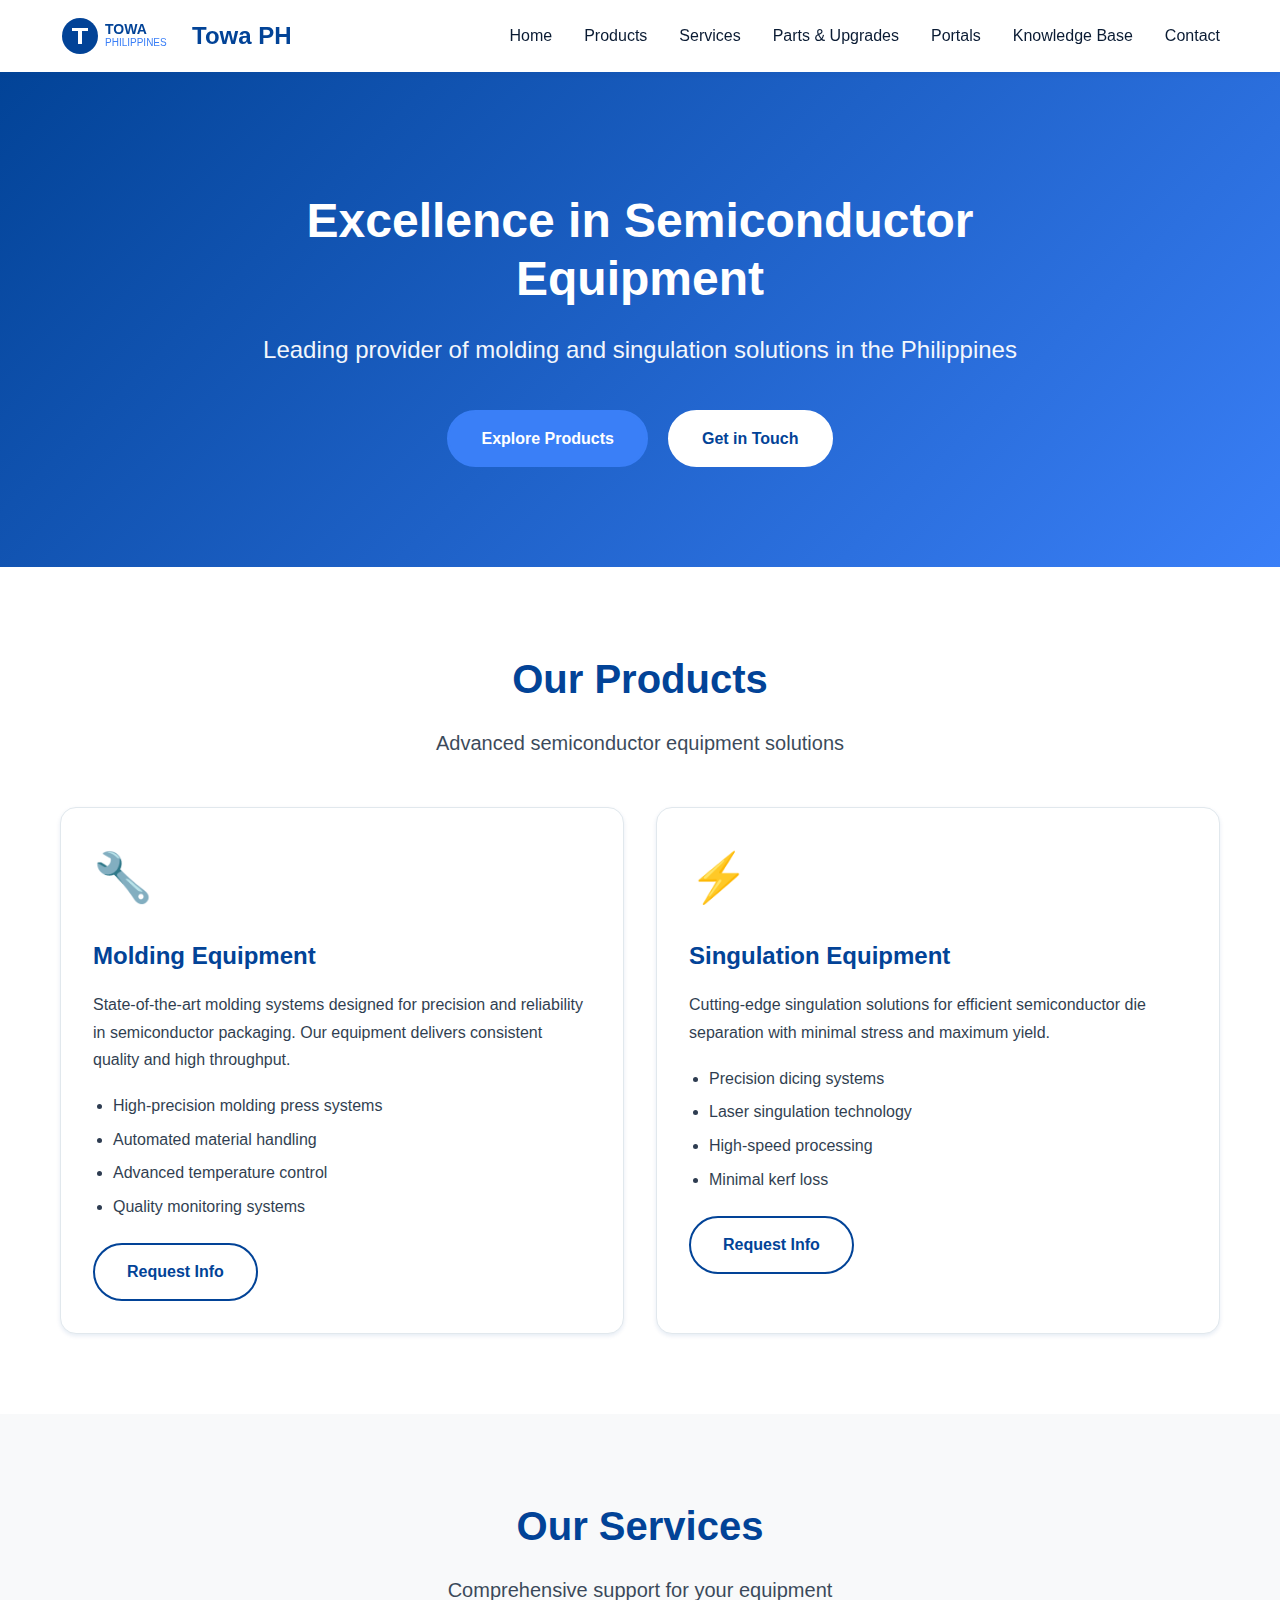
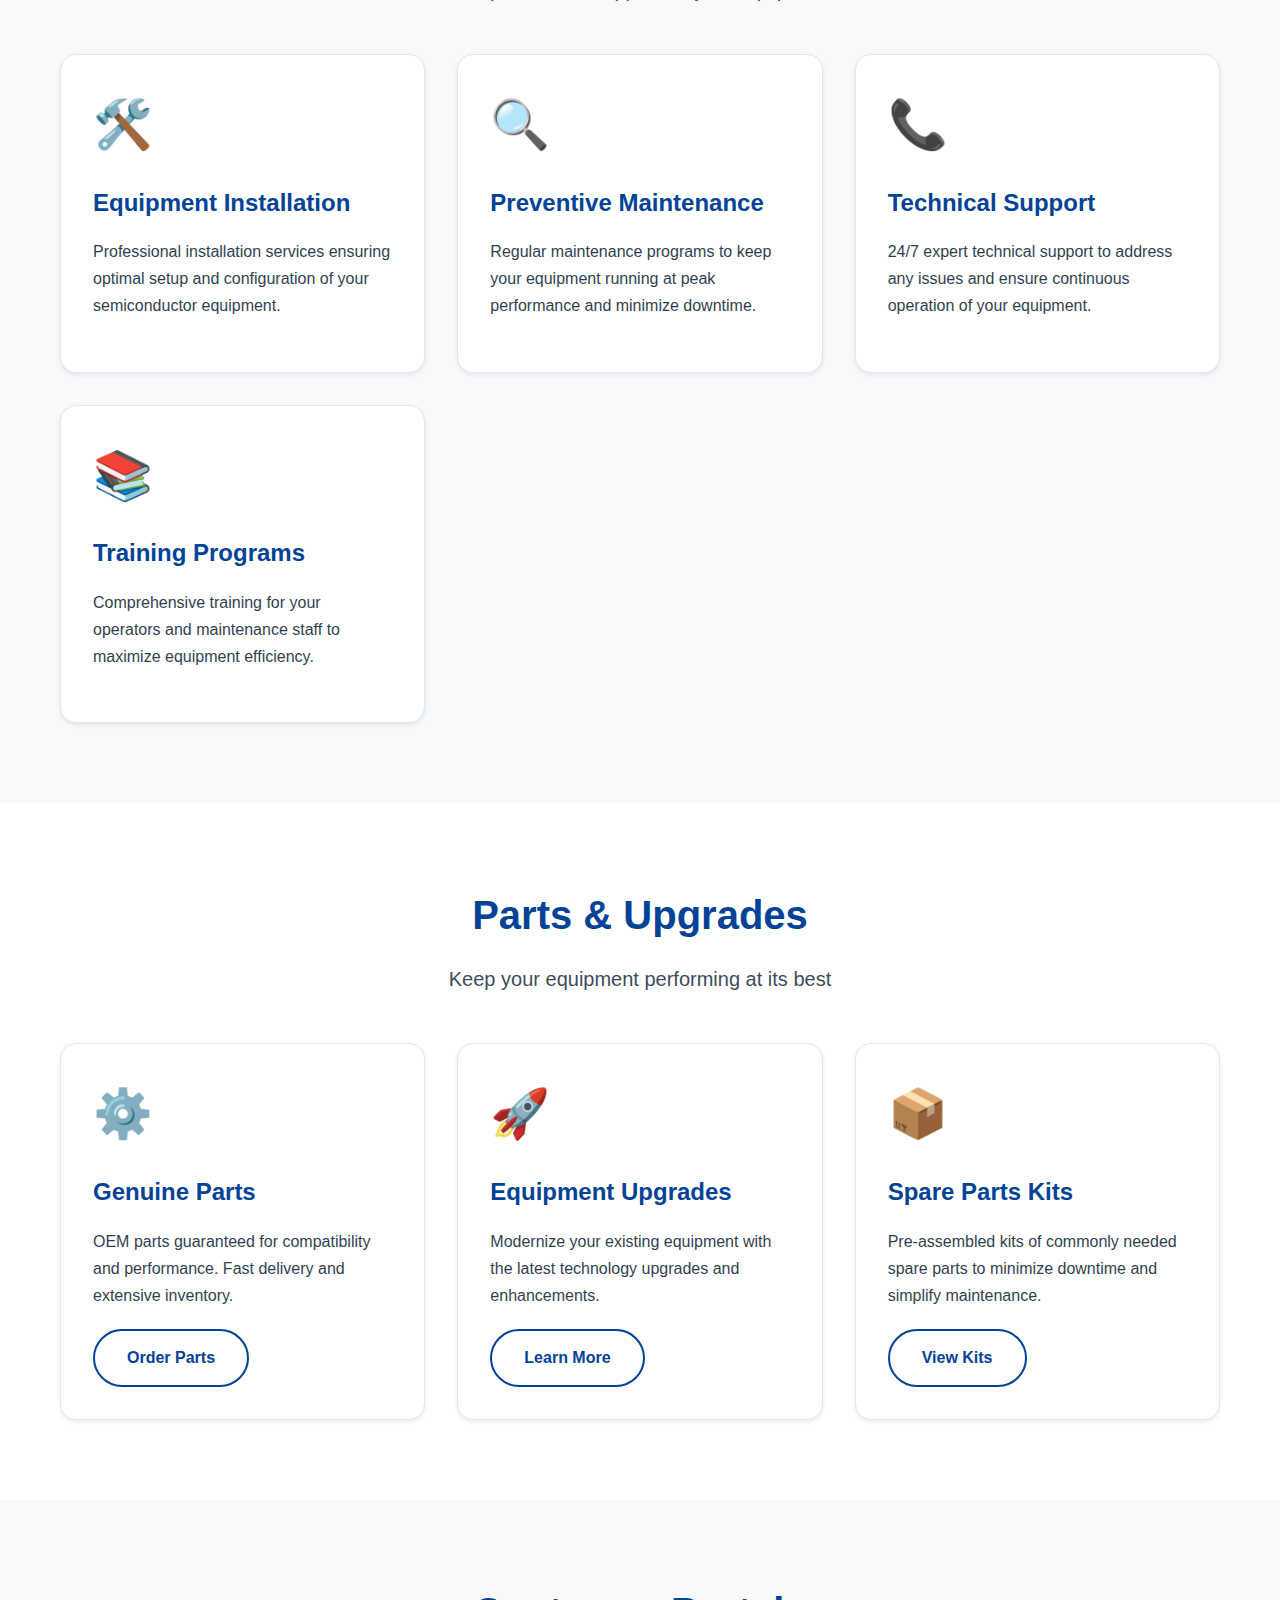
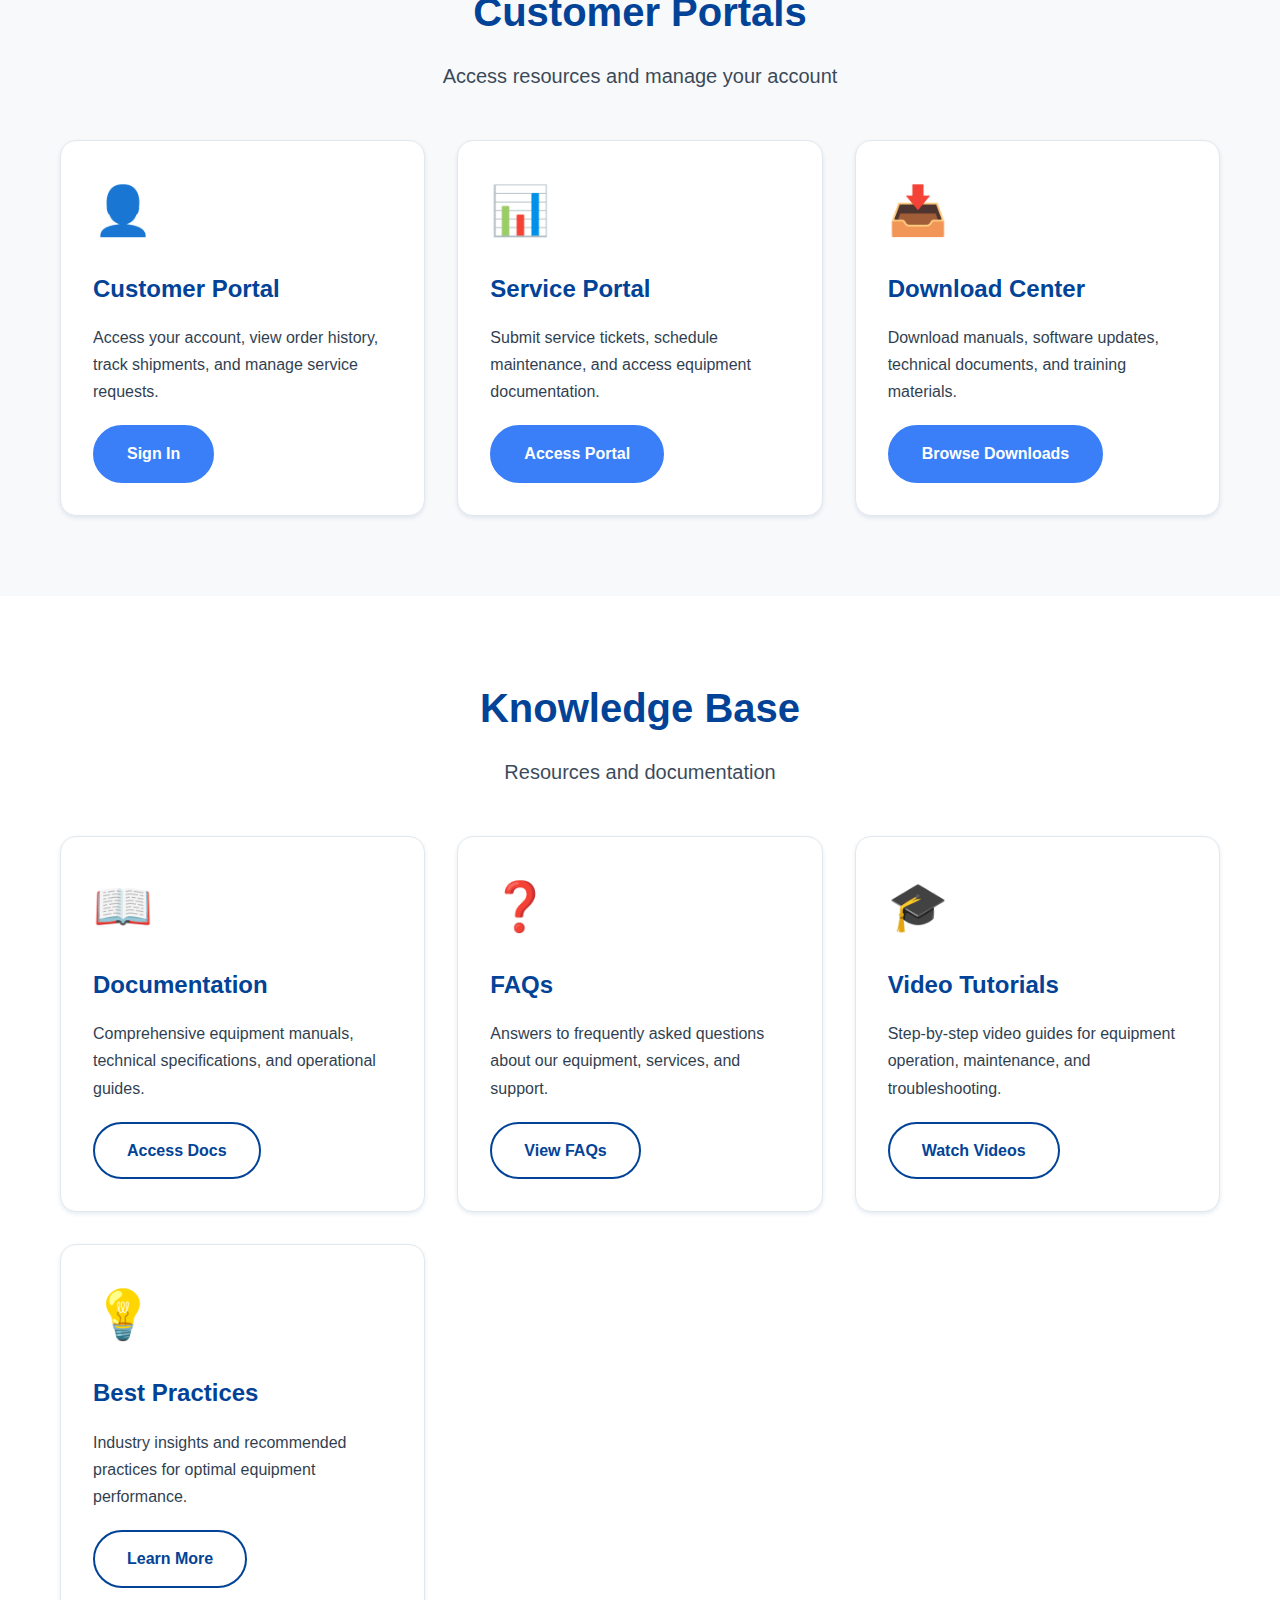
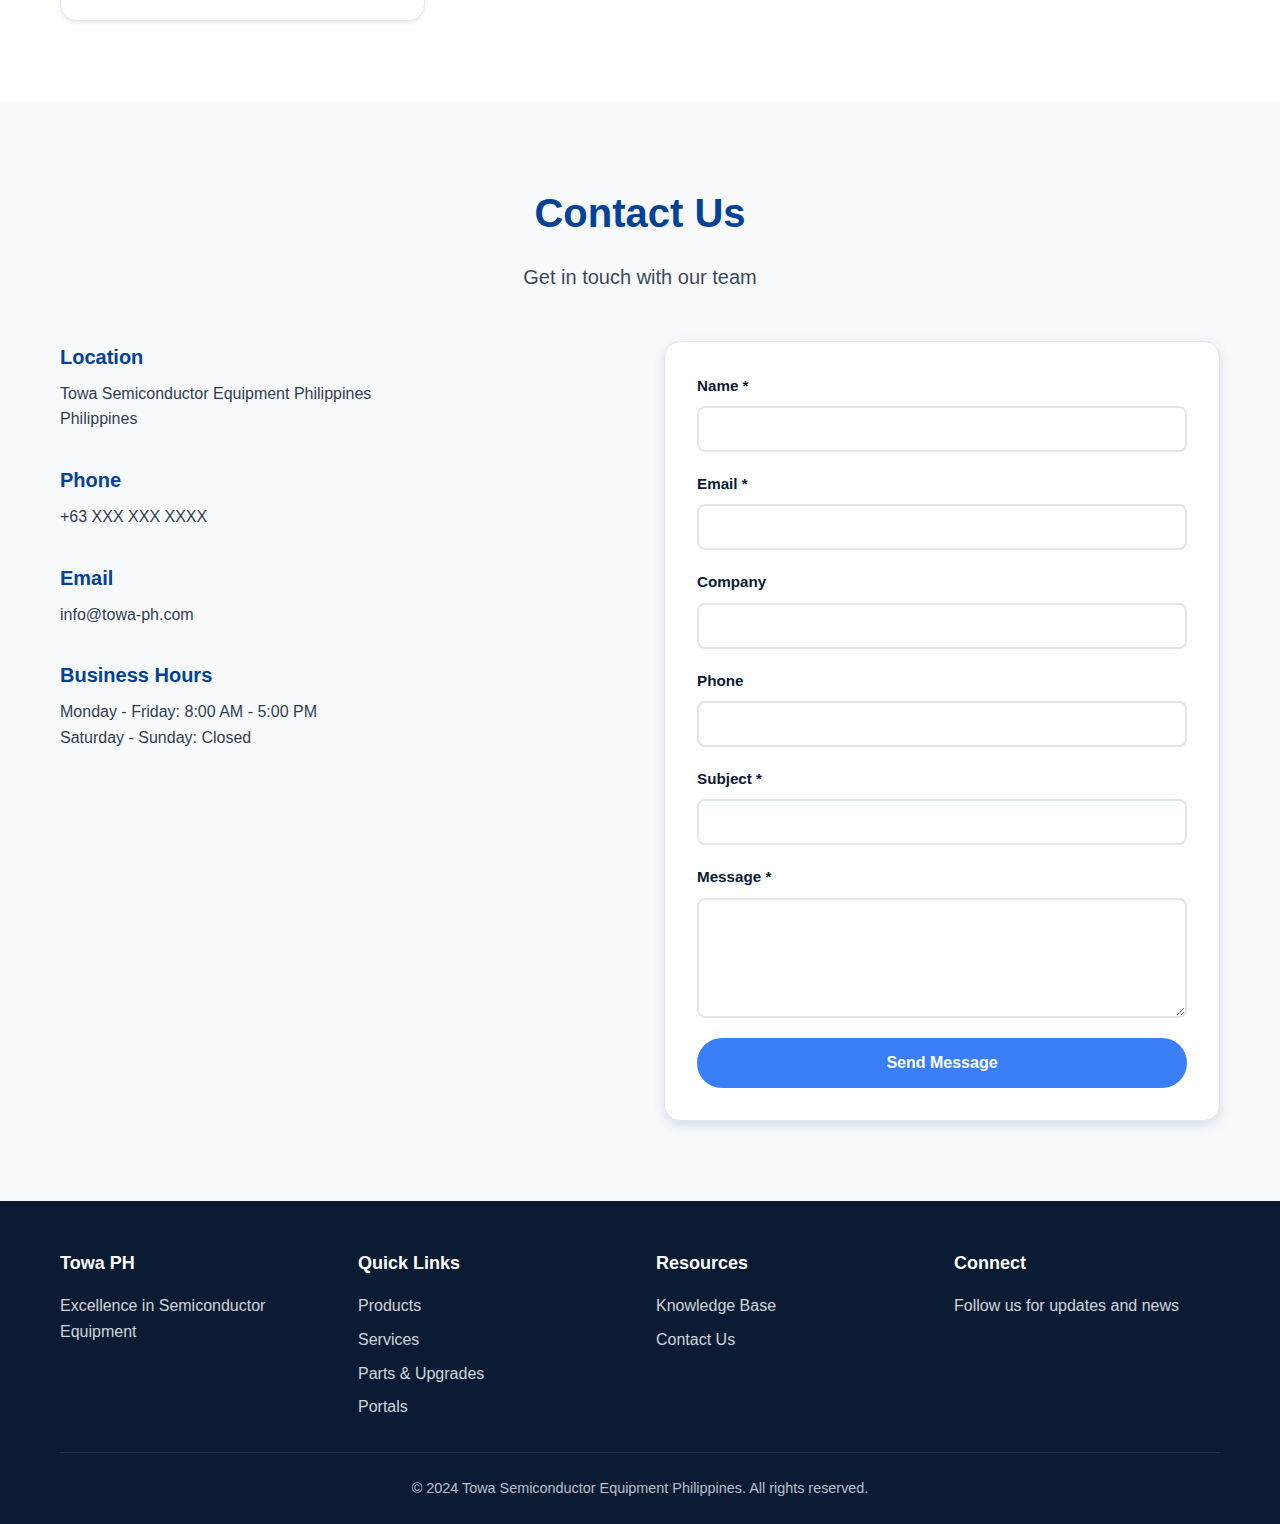
<file: index.html>
<!DOCTYPE html>
<html lang="en">
<head>
    <meta charset="UTF-8">
    <meta name="viewport" content="width=device-width, initial-scale=1.0">
    <meta name="description" content="Towa Semiconductor Equipment Philippines - Leading provider of molding and singulation equipment, parts, and services">
    <title>Towa Semiconductor Equipment Philippines</title>
    <link rel="stylesheet" href="styles.css">
</head>
<body>
    <!-- Navigation -->
    <nav class="navbar">
        <div class="container">
            <div class="nav-brand">
                <img src="assets/logo.svg" alt="Towa PH Logo" class="logo" onerror="this.style.display='none'">
                <span class="brand-name">Towa PH</span>
            </div>
            <ul class="nav-menu">
                <li><a href="#hero" class="nav-link">Home</a></li>
                <li><a href="#products" class="nav-link">Products</a></li>
                <li><a href="#services" class="nav-link">Services</a></li>
                <li><a href="#parts" class="nav-link">Parts & Upgrades</a></li>
                <li><a href="#portals" class="nav-link">Portals</a></li>
                <li><a href="#knowledge" class="nav-link">Knowledge Base</a></li>
                <li><a href="#contact" class="nav-link">Contact</a></li>
            </ul>
        </div>
    </nav>

    <!-- Hero Section -->
    <section id="hero" class="hero">
        <div class="container">
            <div class="hero-content">
                <h1 class="hero-title">Excellence in Semiconductor Equipment</h1>
                <p class="hero-subtitle">Leading provider of molding and singulation solutions in the Philippines</p>
                <div class="hero-buttons">
                    <a href="#products" class="btn btn-primary">Explore Products</a>
                    <a href="#contact" class="btn btn-secondary">Get in Touch</a>
                </div>
            </div>
        </div>
    </section>

    <!-- Products Section -->
    <section id="products" class="section">
        <div class="container">
            <h2 class="section-title">Our Products</h2>
            <p class="section-subtitle">Advanced semiconductor equipment solutions</p>
            <div class="cards-grid">
                <div class="card">
                    <div class="card-icon">🔧</div>
                    <h3 class="card-title">Molding Equipment</h3>
                    <p class="card-description">State-of-the-art molding systems designed for precision and reliability in semiconductor packaging. Our equipment delivers consistent quality and high throughput.</p>
                    <ul class="card-list">
                        <li>High-precision molding press systems</li>
                        <li>Automated material handling</li>
                        <li>Advanced temperature control</li>
                        <li>Quality monitoring systems</li>
                    </ul>
                    <a href="#contact" class="btn btn-outline">Request Info</a>
                </div>
                <div class="card">
                    <div class="card-icon">⚡</div>
                    <h3 class="card-title">Singulation Equipment</h3>
                    <p class="card-description">Cutting-edge singulation solutions for efficient semiconductor die separation with minimal stress and maximum yield.</p>
                    <ul class="card-list">
                        <li>Precision dicing systems</li>
                        <li>Laser singulation technology</li>
                        <li>High-speed processing</li>
                        <li>Minimal kerf loss</li>
                    </ul>
                    <a href="#contact" class="btn btn-outline">Request Info</a>
                </div>
            </div>
        </div>
    </section>

    <!-- Services Section -->
    <section id="services" class="section section-alt">
        <div class="container">
            <h2 class="section-title">Our Services</h2>
            <p class="section-subtitle">Comprehensive support for your equipment</p>
            <div class="cards-grid">
                <div class="card">
                    <div class="card-icon">🛠️</div>
                    <h3 class="card-title">Equipment Installation</h3>
                    <p class="card-description">Professional installation services ensuring optimal setup and configuration of your semiconductor equipment.</p>
                </div>
                <div class="card">
                    <div class="card-icon">🔍</div>
                    <h3 class="card-title">Preventive Maintenance</h3>
                    <p class="card-description">Regular maintenance programs to keep your equipment running at peak performance and minimize downtime.</p>
                </div>
                <div class="card">
                    <div class="card-icon">📞</div>
                    <h3 class="card-title">Technical Support</h3>
                    <p class="card-description">24/7 expert technical support to address any issues and ensure continuous operation of your equipment.</p>
                </div>
                <div class="card">
                    <div class="card-icon">📚</div>
                    <h3 class="card-title">Training Programs</h3>
                    <p class="card-description">Comprehensive training for your operators and maintenance staff to maximize equipment efficiency.</p>
                </div>
            </div>
        </div>
    </section>

    <!-- Parts & Upgrades Section -->
    <section id="parts" class="section">
        <div class="container">
            <h2 class="section-title">Parts & Upgrades</h2>
            <p class="section-subtitle">Keep your equipment performing at its best</p>
            <div class="cards-grid">
                <div class="card">
                    <div class="card-icon">⚙️</div>
                    <h3 class="card-title">Genuine Parts</h3>
                    <p class="card-description">OEM parts guaranteed for compatibility and performance. Fast delivery and extensive inventory.</p>
                    <a href="#contact" class="btn btn-outline">Order Parts</a>
                </div>
                <div class="card">
                    <div class="card-icon">🚀</div>
                    <h3 class="card-title">Equipment Upgrades</h3>
                    <p class="card-description">Modernize your existing equipment with the latest technology upgrades and enhancements.</p>
                    <a href="#contact" class="btn btn-outline">Learn More</a>
                </div>
                <div class="card">
                    <div class="card-icon">📦</div>
                    <h3 class="card-title">Spare Parts Kits</h3>
                    <p class="card-description">Pre-assembled kits of commonly needed spare parts to minimize downtime and simplify maintenance.</p>
                    <a href="#contact" class="btn btn-outline">View Kits</a>
                </div>
            </div>
        </div>
    </section>

    <!-- Portals Section -->
    <section id="portals" class="section section-alt">
        <div class="container">
            <h2 class="section-title">Customer Portals</h2>
            <p class="section-subtitle">Access resources and manage your account</p>
            <div class="cards-grid">
                <div class="card">
                    <div class="card-icon">👤</div>
                    <h3 class="card-title">Customer Portal</h3>
                    <p class="card-description">Access your account, view order history, track shipments, and manage service requests.</p>
                    <a href="#" class="btn btn-primary">Sign In</a>
                </div>
                <div class="card">
                    <div class="card-icon">📊</div>
                    <h3 class="card-title">Service Portal</h3>
                    <p class="card-description">Submit service tickets, schedule maintenance, and access equipment documentation.</p>
                    <a href="#" class="btn btn-primary">Access Portal</a>
                </div>
                <div class="card">
                    <div class="card-icon">📥</div>
                    <h3 class="card-title">Download Center</h3>
                    <p class="card-description">Download manuals, software updates, technical documents, and training materials.</p>
                    <a href="#" class="btn btn-primary">Browse Downloads</a>
                </div>
            </div>
        </div>
    </section>

    <!-- Knowledge Base Section -->
    <section id="knowledge" class="section">
        <div class="container">
            <h2 class="section-title">Knowledge Base</h2>
            <p class="section-subtitle">Resources and documentation</p>
            <div class="cards-grid">
                <div class="card">
                    <div class="card-icon">📖</div>
                    <h3 class="card-title">Documentation</h3>
                    <p class="card-description">Comprehensive equipment manuals, technical specifications, and operational guides.</p>
                    <a href="#contact" class="btn btn-outline">Access Docs</a>
                </div>
                <div class="card">
                    <div class="card-icon">❓</div>
                    <h3 class="card-title">FAQs</h3>
                    <p class="card-description">Answers to frequently asked questions about our equipment, services, and support.</p>
                    <a href="#contact" class="btn btn-outline">View FAQs</a>
                </div>
                <div class="card">
                    <div class="card-icon">🎓</div>
                    <h3 class="card-title">Video Tutorials</h3>
                    <p class="card-description">Step-by-step video guides for equipment operation, maintenance, and troubleshooting.</p>
                    <a href="#contact" class="btn btn-outline">Watch Videos</a>
                </div>
                <div class="card">
                    <div class="card-icon">💡</div>
                    <h3 class="card-title">Best Practices</h3>
                    <p class="card-description">Industry insights and recommended practices for optimal equipment performance.</p>
                    <a href="#contact" class="btn btn-outline">Learn More</a>
                </div>
            </div>
        </div>
    </section>

    <!-- Contact Section -->
    <section id="contact" class="section section-alt">
        <div class="container">
            <h2 class="section-title">Contact Us</h2>
            <p class="section-subtitle">Get in touch with our team</p>
            <div class="contact-content">
                <div class="contact-info">
                    <div class="info-item">
                        <h3>Location</h3>
                        <p>Towa Semiconductor Equipment Philippines</p>
                        <p>Philippines</p>
                    </div>
                    <div class="info-item">
                        <h3>Phone</h3>
                        <p>+63 XXX XXX XXXX</p>
                    </div>
                    <div class="info-item">
                        <h3>Email</h3>
                        <p>info@towa-ph.com</p>
                    </div>
                    <div class="info-item">
                        <h3>Business Hours</h3>
                        <p>Monday - Friday: 8:00 AM - 5:00 PM</p>
                        <p>Saturday - Sunday: Closed</p>
                    </div>
                </div>
                <div class="contact-form-wrapper">
                    <form name="priority-request" method="POST" data-netlify="true" data-netlify-honeypot="bot-field" class="contact-form">
                        <input type="hidden" name="form-name" value="priority-request">
                        <p class="hidden">
                            <label>
                                Don't fill this out if you're human: <input name="bot-field" />
                            </label>
                        </p>
                        <div class="form-group">
                            <label for="name">Name *</label>
                            <input type="text" id="name" name="name" required>
                        </div>
                        <div class="form-group">
                            <label for="email">Email *</label>
                            <input type="email" id="email" name="email" required>
                        </div>
                        <div class="form-group">
                            <label for="company">Company</label>
                            <input type="text" id="company" name="company">
                        </div>
                        <div class="form-group">
                            <label for="phone">Phone</label>
                            <input type="tel" id="phone" name="phone">
                        </div>
                        <div class="form-group">
                            <label for="subject">Subject *</label>
                            <input type="text" id="subject" name="subject" required>
                        </div>
                        <div class="form-group">
                            <label for="message">Message *</label>
                            <textarea id="message" name="message" rows="5" required></textarea>
                        </div>
                        <button type="submit" class="btn btn-primary">Send Message</button>
                    </form>
                </div>
            </div>
        </div>
    </section>

    <!-- Footer -->
    <footer class="footer">
        <div class="container">
            <div class="footer-content">
                <div class="footer-section">
                    <h4>Towa PH</h4>
                    <p>Excellence in Semiconductor Equipment</p>
                </div>
                <div class="footer-section">
                    <h4>Quick Links</h4>
                    <ul class="footer-links">
                        <li><a href="#products">Products</a></li>
                        <li><a href="#services">Services</a></li>
                        <li><a href="#parts">Parts & Upgrades</a></li>
                        <li><a href="#portals">Portals</a></li>
                    </ul>
                </div>
                <div class="footer-section">
                    <h4>Resources</h4>
                    <ul class="footer-links">
                        <li><a href="#knowledge">Knowledge Base</a></li>
                        <li><a href="#contact">Contact Us</a></li>
                    </ul>
                </div>
                <div class="footer-section">
                    <h4>Connect</h4>
                    <p>Follow us for updates and news</p>
                </div>
            </div>
            <div class="footer-bottom">
                <p>&copy; 2024 Towa Semiconductor Equipment Philippines. All rights reserved.</p>
            </div>
        </div>
    </footer>
</body>
</html>
</file>
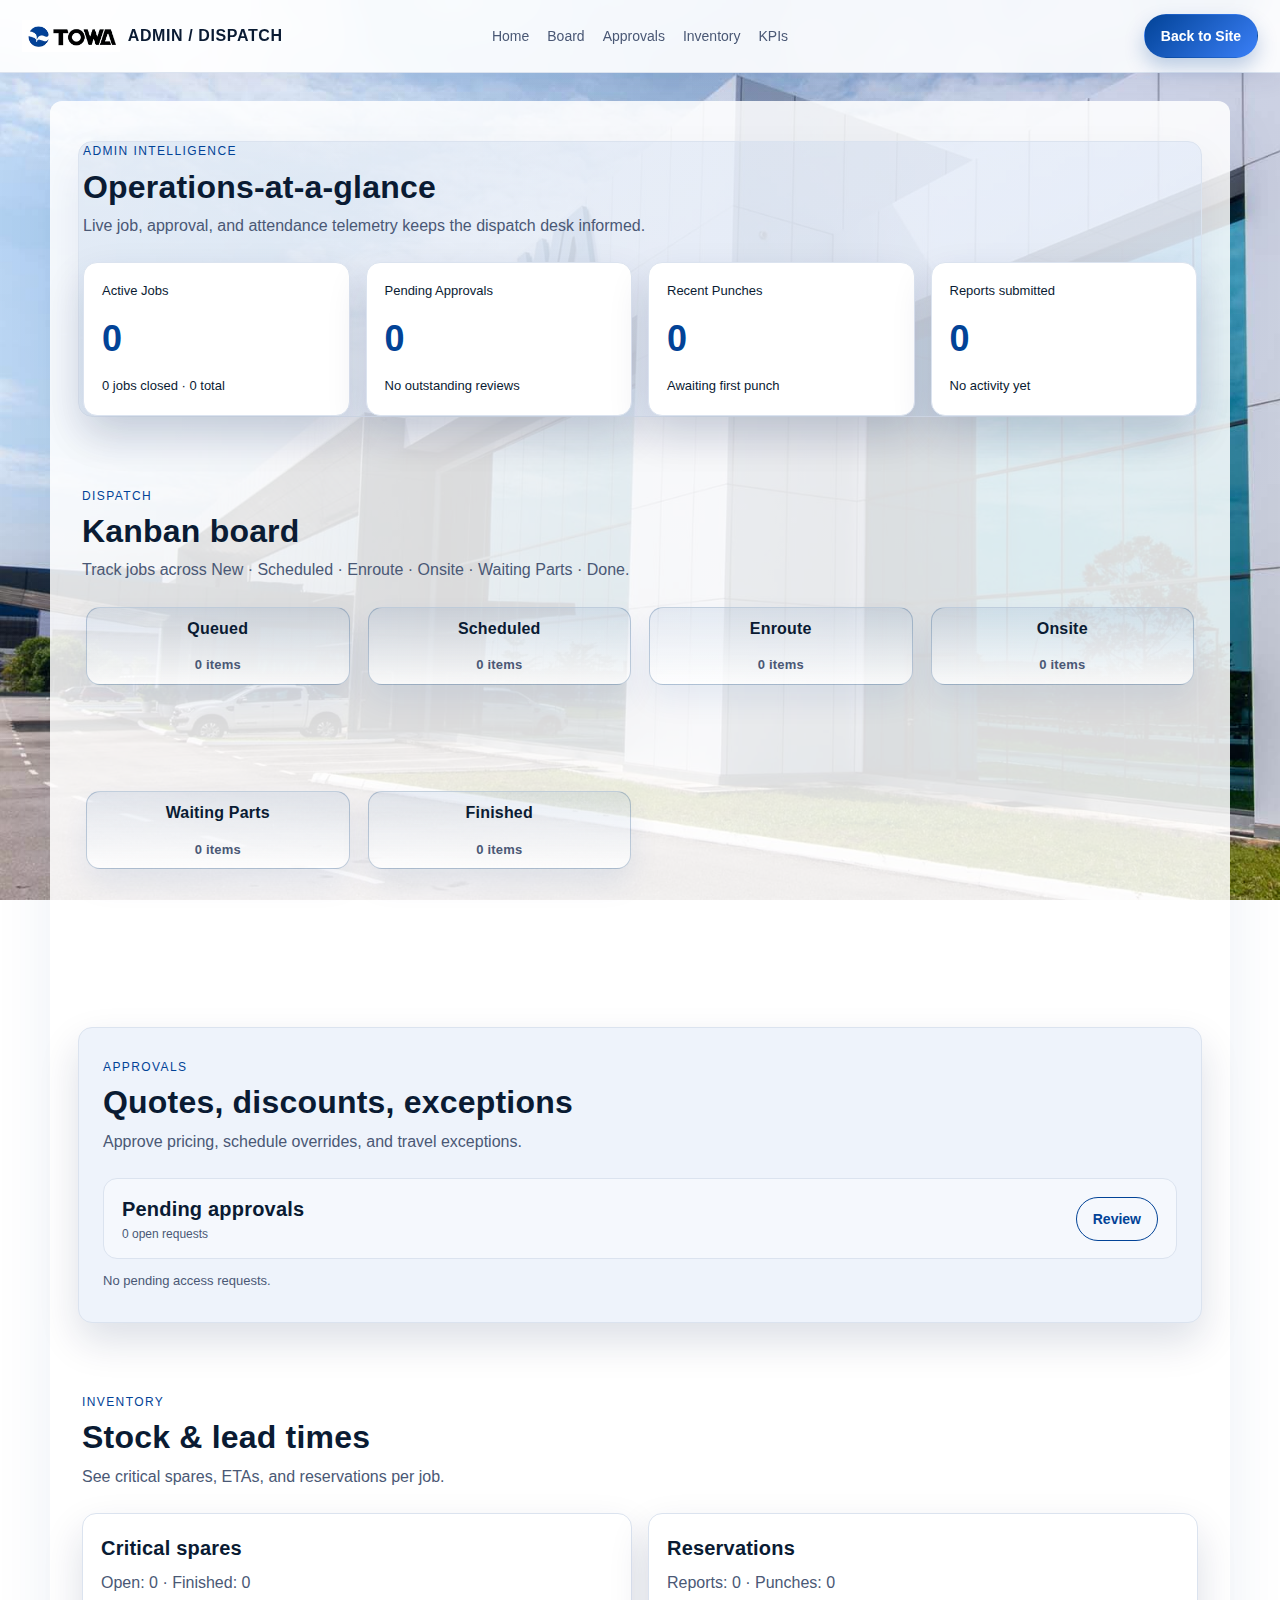
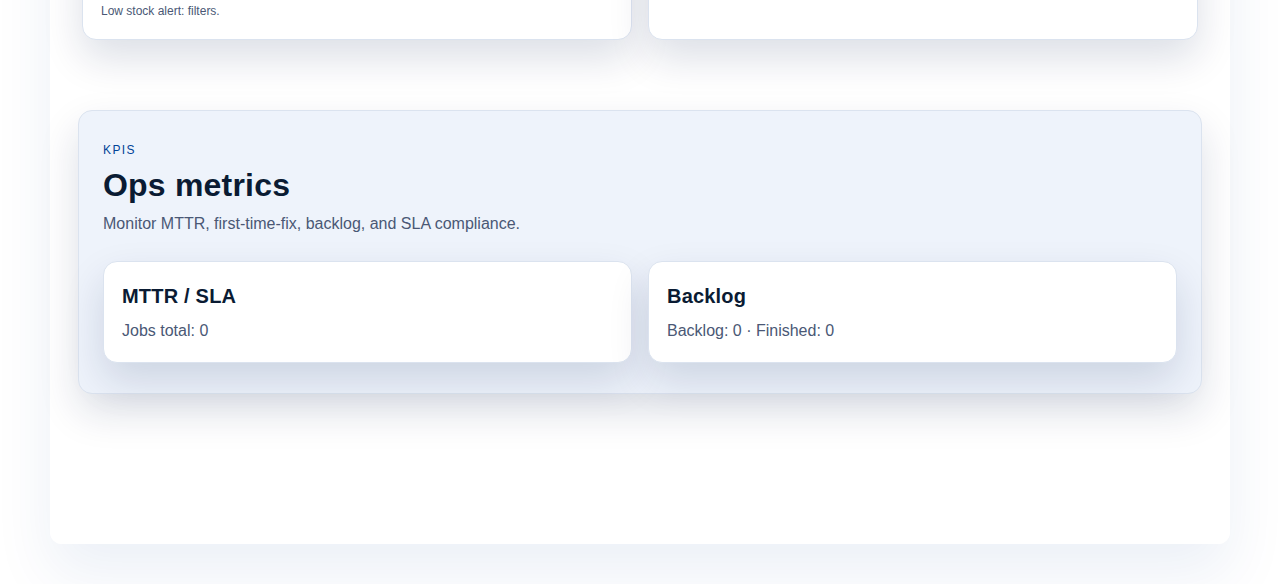
<file: admin.html>
<!DOCTYPE html>
<html lang="en">

<head>
    <meta charset="UTF-8">
    <meta name="viewport" content="width=device-width, initial-scale=1.0">
    <title>Admin / Dispatch | Towa PH</title>
    <link rel="stylesheet" href="style.css">
</head>

<body>
    <header class="topbar">
        <div class="brand">
            <img src="assets/towa_logo.png" alt="TOWA Philippines" class="logo">
            <span>Admin / Dispatch</span>
        </div>
        <nav class="nav">
            <a href="index.html">Home</a>
            <a href="#board">Board</a>
            <a href="#approvals">Approvals</a>
            <a href="#inventory">Inventory</a>
            <a href="#kpi">KPIs</a>
        </nav>
        <div class="cta-row">
            <a class="btn" href="index.html#portals">Back to Site</a>
        </div>
    </header>

    <main>
        <section class="section admin-hero" aria-label="Admin insights">
            <div class="section-header">
                <p class="eyebrow">Admin intelligence</p>
                <h2>Operations-at-a-glance</h2>
                <p class="lede">Live job, approval, and attendance telemetry keeps the dispatch desk informed.</p>
            </div>
            <div class="admin-hero-grid">
                <article class="card stat-card">
                    <p class="small">Active Jobs</p>
                    <h3 id="stat-jobs">0</h3>
                    <p class="small" id="stat-jobs-detail">Queued · Scheduled · In progress</p>
                </article>
                <article class="card stat-card">
                    <p class="small">Pending Approvals</p>
                    <h3 id="stat-approvals">0</h3>
                    <p class="small" id="stat-approvals-detail">Access & quotes waiting</p>
                </article>
                <article class="card stat-card">
                    <p class="small">Recent Punches</p>
                    <h3 id="stat-punches">0</h3>
                    <p class="small" id="stat-punches-detail">Time In / Out captured today</p>
                </article>
                <article class="card stat-card">
                    <p class="small">Reports submitted</p>
                    <h3 id="stat-reports">0</h3>
                    <p class="small" id="stat-reports-detail">Photos & sign-offs</p>
                </article>
            </div>
        </section>
        <section class="section" id="board">
            <div class="section-header">
                <p class="eyebrow">Dispatch</p>
                <h2>Kanban board</h2>
                <p class="lede">Track jobs across New · Scheduled · Enroute · Onsite · Waiting Parts · Done.</p>
            </div>
            <div class="kanban" id="kanban-root">
                <!-- Kanban columns rendered by JS -->
            </div>
        </section>

        <section class="section muted" id="approvals">
            <div class="section-header">
                <p class="eyebrow">Approvals</p>
                <h2>Quotes, discounts, exceptions</h2>
                <p class="lede">Approve pricing, schedule overrides, and travel exceptions.</p>
            </div>
            <div class="bar">
                <div>
                    <h3>Pending approvals</h3>
                    <p class="fine" id="approvals-summary">Loading…</p>
                </div>
                <a class="btn ghost" href="#approvals-list" id="approvals-link">Review</a>
            </div>
            <div id="approvals-list" style="margin-top:12px"></div>
        </section>

        <section class="section" id="inventory">
            <div class="section-header">
                <p class="eyebrow">Inventory</p>
                <h2>Stock & lead times</h2>
                <p class="lede">See critical spares, ETAs, and reservations per job.</p>
            </div>
            <div class="grid two">
                <article class="card compact">
                    <h3>Critical spares</h3>
                    <p>Blades, filters, sensors, compression kit.</p>
                    <p class="fine">Low stock alert: filters.</p>
                </article>
                <article class="card compact">
                    <h3>Reservations</h3>
                    <p>Hold parts tied to scheduled jobs; auto-release after completion.</p>
                </article>
            </div>
        </section>

        <section class="section muted" id="kpi">
            <div class="section-header">
                <p class="eyebrow">KPIs</p>
                <h2>Ops metrics</h2>
                <p class="lede">Monitor MTTR, first-time-fix, backlog, and SLA compliance.</p>
            </div>
            <div class="grid two">
                <article class="card compact">
                    <h3>MTTR / SLA</h3>
                    <p>MTTR: 6.2h · SLA hit: 95%</p>
                </article>
                <article class="card compact">
                    <h3>Backlog</h3>
                    <p>New: 4 · Waiting Parts: 2 · Scheduled: 5</p>
                </article>
            </div>
        </section>
    </main>
    <script>
        // Admin portal functionality (local demo using localStorage)
        const STATUSES = ['queued', 'scheduled', 'enroute', 'onsite', 'waiting parts', 'finished'];

        function safeLoad(key) {
            try {
                return JSON.parse(localStorage.getItem(key) || '[]')
            } catch (e) {
                return []
            }
        }

        function safeSave(key, val) {
            localStorage.setItem(key, JSON.stringify(val));
        }

        function updateHero() {
            const jobs = safeLoad('fse_jobs');
            const approvals = safeLoad('access_requests');
            const punches = safeLoad('fse_attendance');
            const reports = safeLoad('fse_reports');
            const activeJobs = jobs.filter(j => (j.status || 'queued') !== 'finished').length;
            const finishedJobs = jobs.filter(j => (j.status || 'queued') === 'finished').length;
            const heroJobs = document.getElementById('stat-jobs');
            const heroJobsDetail = document.getElementById('stat-jobs-detail');
            const heroApprovals = document.getElementById('stat-approvals');
            const heroApprovalsDetail = document.getElementById('stat-approvals-detail');
            const heroPunches = document.getElementById('stat-punches');
            const heroPunchesDetail = document.getElementById('stat-punches-detail');
            const heroReports = document.getElementById('stat-reports');
            const heroReportsDetail = document.getElementById('stat-reports-detail');

            if (heroJobs) heroJobs.textContent = `${activeJobs}`;
            if (heroJobsDetail) heroJobsDetail.textContent = `${finishedJobs} jobs closed · ${jobs.length} total`;
            if (heroApprovals) heroApprovals.textContent = `${approvals.length}`;
            if (heroApprovalsDetail) heroApprovalsDetail.textContent = `${approvals.length ? approvals.length + ' awaiting decisions' : 'No outstanding reviews'}`;
            if (heroPunches) heroPunches.textContent = `${punches.length}`;
            if (heroPunchesDetail) heroPunchesDetail.textContent = `${punches.length ? punches.length + ' punches logged' : 'Awaiting first punch'}`;
            if (heroReports) heroReports.textContent = `${reports.length}`;
            if (heroReportsDetail) heroReportsDetail.textContent = `${reports.length ? reports.length + ' reports signed off' : 'No activity yet'}`;
        }

        function renderKanban() {
            const root = document.getElementById('kanban-root');
            root.innerHTML = '';
            const jobs = safeLoad('fse_jobs');
            STATUSES.forEach(status => {
                const col = document.createElement('div');
                col.className = 'kanban-column';
                col.style = minColStyle();
                const header = document.createElement('div');
                header.className = 'card kanban-header';
                header.style.padding = '8px';
                header.innerHTML = `<strong style="text-transform:capitalize">${status.replace(/\b\w/g,c=>c.toUpperCase())}</strong><div class="small">${jobs.filter(j=> (j.status||'queued')===status).length} items</div>`;
                col.appendChild(header);
                const list = document.createElement('div');
                list.className = 'kanban-list';
                jobs.filter(j => (j.status || 'queued') === status).forEach(job => {
                    const card = document.createElement('div');
                    card.className = 'card compact kanban-task';
                    card.innerHTML = `<div style='display:flex;justify-content:space-between;gap:8px;align-items:center'><div><strong>${job.title}</strong><div class='small'>${job.model||''} · ${job.location||''}</div></div></div>`;
                    const actions = document.createElement('div');
                    actions.style.marginTop = '8px';
                    const select = document.createElement('select');
                    STATUSES.forEach(s => {
                        const o = document.createElement('option');
                        o.value = s;
                        o.textContent = s[0].toUpperCase() + s.slice(1);
                        if (s === (job.status || 'queued')) o.selected = true;
                        select.appendChild(o);
                    });
                    select.addEventListener('change', () => {
                        const all = safeLoad('fse_jobs');
                        const i = all.findIndex(x => x.created === job.created);
                        if (i > -1) {
                            all[i].status = select.value;
                            safeSave('fse_jobs', all);
                            renderKanban();
                            renderApprovals();
                            renderKPIs();
                        }
                    });
                    const finishBtn = document.createElement('button');
                    finishBtn.className = 'btn';
                    finishBtn.textContent = 'Finish';
                    finishBtn.style.marginLeft = '8px';
                    finishBtn.addEventListener('click', () => {
                        if (confirm('Mark job finished?')) {
                            const all = safeLoad('fse_jobs');
                            const i = all.findIndex(x => x.created === job.created);
                            if (i > -1) {
                                all[i].status = 'finished';
                                safeSave('fse_jobs', all);
                                renderKanban();
                                renderKPIs();
                            }
                        }
                    });
                    const del = document.createElement('button');
                    del.className = 'btn ghost';
                    del.textContent = 'Delete';
                    del.style.marginLeft = '8px';
                    del.addEventListener('click', () => {
                        if (confirm('Delete job?')) {
                            const all = safeLoad('fse_jobs');
                            const i = all.findIndex(x => x.created === job.created);
                            if (i > -1) {
                                all.splice(i, 1);
                                safeSave('fse_jobs', all);
                                renderKanban();
                                renderKPIs();
                            }
                        }
                    });
                    actions.appendChild(select);
                    actions.appendChild(finishBtn);
                    actions.appendChild(del);
                    card.appendChild(actions);
                    list.appendChild(card);
                });
                col.appendChild(list);
                root.appendChild(col);
            });
            updateHero();
        }

        function minColStyle() {
            return 'display:flex;flex-direction:column;gap:8px;'
        }

        function renderApprovals() {
            const out = document.getElementById('approvals-list');
            out.innerHTML = '';
            const reqs = safeLoad('access_requests');
            document.getElementById('approvals-summary').textContent = `${reqs.length} open requests`;
            if (!reqs.length) {
                out.innerHTML = '<div class="small">No pending access requests.</div>';
                return
            }
            reqs.forEach((r, idx) => {
                const c = document.createElement('div');
                c.className = 'card';
                c.innerHTML = `<strong>${r.email}</strong><div class='small'>Role: ${r.role||'user'}</div><div class='small'>Message: ${r.message||''}</div>`;
                const actions = document.createElement('div');
                actions.className = 'card-ctas';
                const approve = document.createElement('button');
                approve.className = 'btn';
                approve.textContent = 'Approve';
                approve.addEventListener('click', () => {
                    const users = safeLoad('portal_users');
                    users.push({
                        email: r.email,
                        role: r.role || 'customer',
                        approved: true
                    });
                    safeSave('portal_users', users);
                    reqs.splice(idx, 1);
                    safeSave('access_requests', reqs);
                    renderApprovals();
                    alert('Approved ' + r.email);
                });
                const reject = document.createElement('button');
                reject.className = 'btn ghost';
                reject.textContent = 'Reject';
                reject.addEventListener('click', () => {
                    if (confirm('Reject request?')) {
                        reqs.splice(idx, 1);
                        safeSave('access_requests', reqs);
                        renderApprovals();
                    }
                });
                actions.appendChild(approve);
                actions.appendChild(reject);
                c.appendChild(actions);
                out.appendChild(c);
            });
            updateHero();
        }

        function renderInventory() {
            const jobs = safeLoad('fse_jobs');
            const reports = safeLoad('fse_reports');
            const punch = safeLoad('fse_attendance');
            // example: count finished vs open
            const open = jobs.filter(j => (j.status || 'queued') !== 'finished').length;
            const finished = jobs.filter(j => (j.status || 'queued') === 'finished').length;
            const invSection = document.querySelector('#inventory .grid');
            // update first card content
            if (invSection && invSection.children[0]) {
                invSection.children[0].querySelector('p').textContent = `Open: ${open} · Finished: ${finished}`;
            }
            if (invSection && invSection.children[1]) {
                invSection.children[1].querySelector('p').textContent = `Reports: ${reports.length} · Punches: ${punch.length}`;
            }
            updateHero();
        }

        function renderKPIs() {
            const jobs = safeLoad('fse_jobs');
            const total = jobs.length;
            const finished = jobs.filter(j => (j.status || 'queued') === 'finished').length;
            const backlog = jobs.filter(j => (j.status || 'queued') !== 'finished').length;
            const kpiSection = document.querySelector('#kpi .grid');
            if (kpiSection && kpiSection.children[0]) kpiSection.children[0].querySelector('p').textContent = `Jobs total: ${total}`;
            if (kpiSection && kpiSection.children[1]) kpiSection.children[1].querySelector('p').textContent = `Backlog: ${backlog} · Finished: ${finished}`;
            updateHero();
        }

        // storage change listener to keep admin in sync
        window.addEventListener('storage', (e) => {
            if (['fse_jobs', 'fse_reports', 'fse_attendance', 'access_requests', 'portal_users'].includes(e.key)) {
                renderKanban();
                renderApprovals();
                renderInventory();
                renderKPIs();
            }
        });

        // init
        renderKanban();
        renderApprovals();
        renderInventory();
        renderKPIs();

        // expose small helper for testing
        window._admin = {
            renderKanban,
            renderApprovals,
            updateHero
        };
    </script>
</body>

</html>
</file>
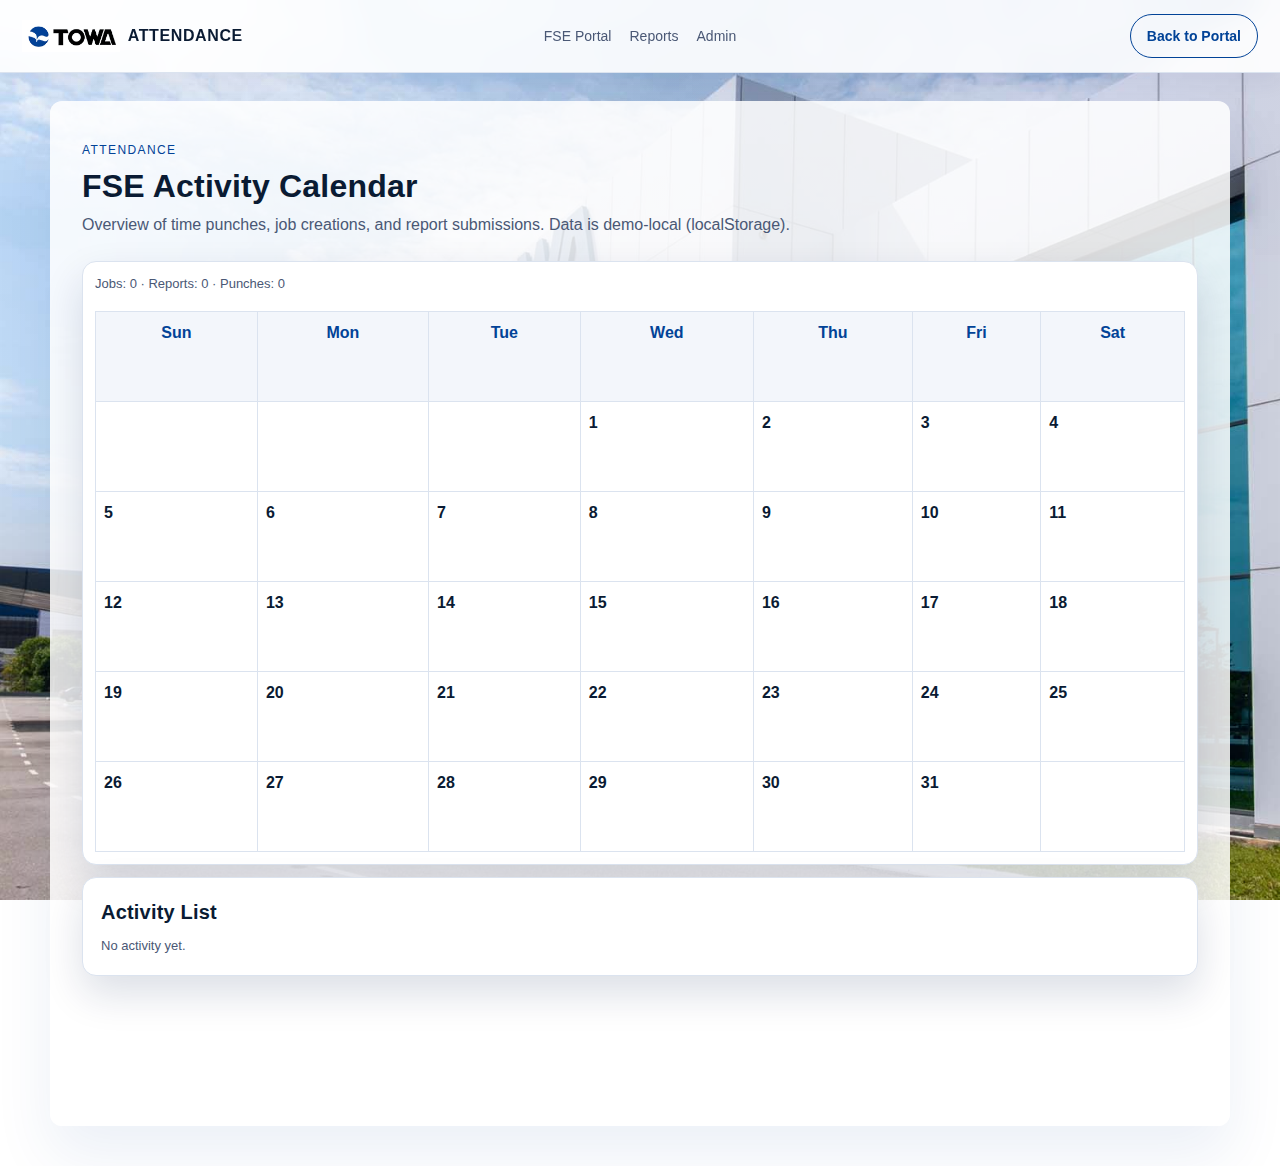
<file: fse-attendance.html>
<!DOCTYPE html>
<html lang="en">

<head>
    <meta charset="utf-8">
    <meta name="viewport" content="width=device-width,initial-scale=1">
    <title>FSE Attendance | Towa PH</title>
    <link rel="stylesheet" href="style.css">
</head>

<body>
    <header class="topbar">
        <div class="brand">
            <img src="assets/towa_logo.png" alt="TOWA Philippines" class="logo">
            <span>Attendance</span>
        </div>
        <nav class="nav">
            <a href="fse.html">FSE Portal</a>
            <a href="fse-reports.html">Reports</a>
            <a href="admin.html">Admin</a>
        </nav>
        <div class="cta-row">
            <a class="btn ghost" href="fse.html">Back to Portal</a>
        </div>
    </header>

    <main>
        <section class="section">
            <div class="section-header">
                <p class="eyebrow">Attendance</p>
                <h2>FSE Activity Calendar</h2>
                <p class="lede">Overview of time punches, job creations, and report submissions. Data is demo-local (localStorage).</p>
            </div>

            <div class="card calendar-card">
                <div id="summary" class="small"></div>
                <table class="calendar" id="calendar"></table>
            </div>

            <div class="card" style="margin-top:12px">
                <h3>Activity List</h3>
                <div id="activity-list" class="job-list"></div>
            </div>
        </section>
    </main>

    <script>
        function safeParse(k) {
            try {
                return JSON.parse(localStorage.getItem(k) || '[]')
            } catch (e) {
                return []
            }
        }
        const jobs = safeParse('fse_jobs');
        const reports = safeParse('fse_reports');
        const attendance = safeParse('fse_attendance');

        // aggregate events by day (YYYY-MM-DD)
        function dayKey(ts) {
            const d = new Date(ts);
            return d.toISOString().slice(0, 10)
        }
        const map = {};

        function addEvent(date, label, type) {
            if (!map[date]) map[date] = [];
            map[date].push({
                label,
                type,
                date
            });
        }
        jobs.forEach(j => addEvent(dayKey(j.created || Date.now()), `Job: ${j.title}`, 'job'));
        reports.forEach(r => addEvent(dayKey(r.created || Date.now()), `Report: ${r.title}`, 'report'));
        attendance.forEach(a => addEvent(dayKey(a.time || Date.now()), `Punch: ${a.type}`, 'attendance'));

        // render a simple calendar for current month
        function renderCalendar() {
            const cal = document.getElementById('calendar');
            cal.innerHTML = '';
            const now = new Date();
            const year = now.getFullYear();
            const month = now.getMonth();
            const first = new Date(year, month, 1);
            const startDay = first.getDay();
            const daysInMonth = new Date(year, month + 1, 0).getDate();

            // header
            const header = document.createElement('tr');
            ['Sun', 'Mon', 'Tue', 'Wed', 'Thu', 'Fri', 'Sat'].forEach(h => {
                const th = document.createElement('th');
                th.textContent = h;
                header.appendChild(th);
            });
            cal.appendChild(header);

            let row = document.createElement('tr');
            for (let i = 0; i < startDay; i++) row.appendChild(document.createElement('td'));
            for (let d = 1; d <= daysInMonth; d++) {
                if (row.children.length === 7) {
                    cal.appendChild(row);
                    row = document.createElement('tr');
                }
                const td = document.createElement('td');
                const key = `${year}-${String(month+1).padStart(2,'0')}-${String(d).padStart(2,'0')}`;
                td.innerHTML = `<div class="day-number">${d}</div>`;
                const list = map[key] || [];
                list.slice(0, 4).forEach(ev => {
                    const evEl = document.createElement('div');
                    evEl.className = 'event';
                    evEl.textContent = ev.label;
                    td.appendChild(evEl);
                });
                if (list.length > 4) {
                    const more = document.createElement('div');
                    more.className = 'attendance-bubble more-bubble';
                    more.textContent = `+${list.length-4} more`;
                    // tooltip-like peek: show first few event labels on hover via title
                    more.title = list.slice(4, 8).map(ev => ev.label).join('\n');
                    // store date key and attach click handler to open modal with full list
                    more.dataset.day = key;
                    more.addEventListener('click', (e) => {
                        openMoreModal(key);
                    });
                    td.appendChild(more);
                }
                row.appendChild(td);
            }
            // fill last row
            while (row.children.length < 7) row.appendChild(document.createElement('td'));
            cal.appendChild(row);
            document.getElementById('summary').textContent = `Jobs: ${jobs.length} · Reports: ${reports.length} · Punches: ${attendance.length}`;
        }

        function renderList() {
            const out = document.getElementById('activity-list');
            out.innerHTML = '';
            const items = [];
            attendance.forEach(a => items.push({
                t: a.time,
                text: `Punch: ${a.type}`
            }));
            jobs.forEach(j => items.push({
                t: j.created,
                text: `Job: ${j.title}`
            }));
            reports.forEach(r => items.push({
                t: r.created,
                text: `Report: ${r.title}`
            }));
            items.sort((a, b) => b.t - a.t);
            if (items.length === 0) {
                out.innerHTML = '<div class="small">No activity yet.</div>';
                return
            }
            items.forEach(it => {
                const el = document.createElement('div');
                el.className = 'job-card';
                const m = document.createElement('div');
                m.className = 'meta';
                m.innerHTML = `<div class="small">${new Date(it.t).toLocaleString()}</div><strong>${it.text}</strong>`;
                el.appendChild(m);
                out.appendChild(el);
            });
        }

        // modal element for +more
        const modalRoot = document.createElement('div');
        modalRoot.id = 'more-modal';
        modalRoot.className = 'modal-overlay hidden';
        modalRoot.innerHTML = `<div class="modal" role="dialog" aria-modal="true"><div style="display:flex;align-items:center;"><h3 id="modal-title">Details</h3><button class="close" id="modal-close">Close</button></div><div id="modal-body"></div></div>`;
        document.body.appendChild(modalRoot);

        function openMoreModal(dayKey) {
            const events = map[dayKey] || [];
            const title = new Date(dayKey).toDateString();
            const body = document.getElementById('modal-body');
            const titleEl = document.getElementById('modal-title');
            titleEl.textContent = `Events for ${title}`;
            body.innerHTML = '';
            events.forEach(ev => {
                const row = document.createElement('div');
                row.className = 'event-row';
                const left = document.createElement('div');
                left.textContent = ev.label;
                const right = document.createElement('div');
                right.textContent = ev.type;
                row.appendChild(left);
                row.appendChild(right);
                body.appendChild(row);
            });
            modalRoot.classList.remove('hidden');
            // close handlers
            document.getElementById('modal-close').onclick = () => {
                modalRoot.classList.add('hidden');
            };
            modalRoot.onclick = (ev) => {
                if (ev.target === modalRoot) modalRoot.classList.add('hidden');
            };
        }

        renderCalendar();
        renderList();
    </script>
</body>

</html>
</file>
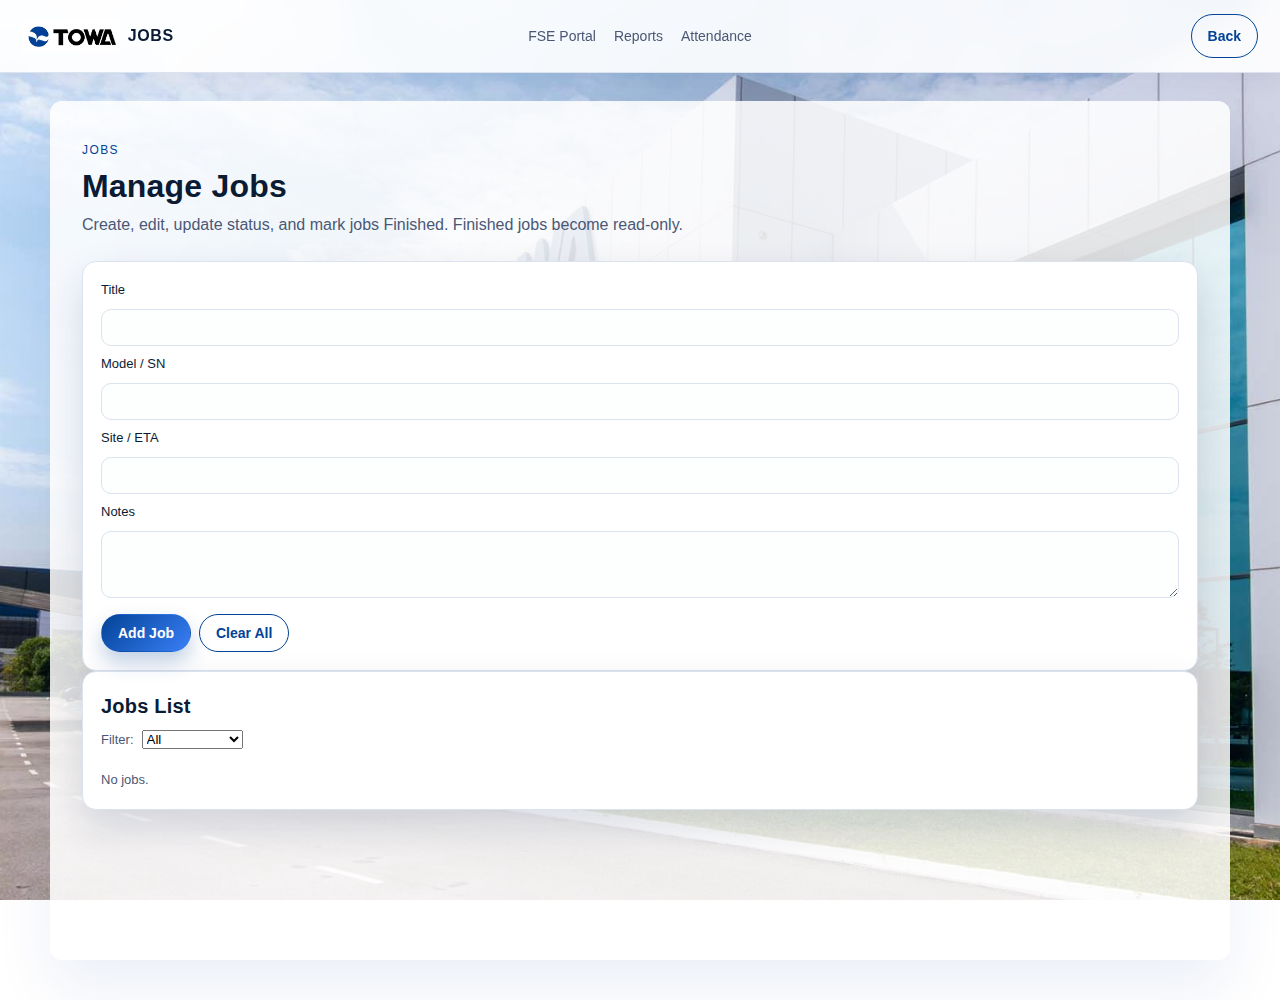
<file: fse-jobs.html>
<!DOCTYPE html>
<html lang="en">

<head>
    <meta charset="utf-8">
    <meta name="viewport" content="width=device-width,initial-scale=1">
    <title>FSE Jobs | Towa PH</title>
    <link rel="stylesheet" href="style.css">
</head>

<body>
    <header class="topbar">
        <div class="brand"><img src="assets/towa_logo.png" class="logo" alt="TOWA Philippines"> <span>Jobs</span></div>
        <nav class="nav">
            <a href="fse.html">FSE Portal</a>
            <a href="fse-reports.html">Reports</a>
            <a href="fse-attendance.html">Attendance</a>
        </nav>
        <div class="cta-row"><a class="btn ghost" href="fse.html">Back</a></div>
    </header>

    <main>
        <section class="section">
            <div class="section-header">
                <p class="eyebrow">Jobs</p>
                <h2>Manage Jobs</h2>
                <p class="lede">Create, edit, update status, and mark jobs Finished. Finished jobs become read-only.</p>
            </div>

            <div class="card">
                <form id="add-job-form" class="quick-form">
                    <label for="title">Title</label>
                    <input id="title" required>
                    <label for="model">Model / SN</label>
                    <input id="model">
                    <label for="location">Site / ETA</label>
                    <input id="location">
                    <label for="notes">Notes</label>
                    <textarea id="notes" rows="3"></textarea>
                    <div style="display:flex;gap:8px;margin-top:8px">
                        <button class="btn" type="submit">Add Job</button>
                        <button id="clear-all-jobs" class="btn ghost" type="button">Clear All</button>
                    </div>
                </form>
            </div>

            <div class="card">
                <h3>Jobs List</h3>
                <div style="margin-bottom:12px;display:flex;gap:8px;align-items:center">
                    <label class="small">Filter:</label>
                    <select id="filter-status">
            <option value="all">All</option>
            <option value="queued">Queued</option>
            <option value="scheduled">Scheduled</option>
            <option value="enroute">Enroute</option>
            <option value="onsite">Onsite</option>
            <option value="waiting parts">Waiting Parts</option>
            <option value="finished">Finished</option>
          </select>
                </div>
                <div id="jobs-container" class="job-list"></div>
            </div>
        </section>
    </main>

    <script>
        function loadJobs() {
            try {
                return JSON.parse(localStorage.getItem('fse_jobs') || '[]')
            } catch (e) {
                return []
            }
        }

        function saveJobs(j) {
            localStorage.setItem('fse_jobs', JSON.stringify(j))
        }

        const STATUS = ['queued', 'scheduled', 'enroute', 'onsite', 'waiting parts', 'finished'];

        function renderJobs(filter = 'all') {
            const container = document.getElementById('jobs-container');
            container.innerHTML = '';
            const jobs = loadJobs();
            const list = jobs.filter(j => filter === 'all' ? true : (j.status || 'queued') === filter);
            if (list.length === 0) {
                container.innerHTML = '<div class="small">No jobs.</div>';
                return
            }
            list.forEach((job, idx) => {
                const wrapper = document.createElement('div');
                wrapper.className = 'job-card';
                const meta = document.createElement('div');
                meta.className = 'meta';
                const s = job.status || 'queued';
                meta.innerHTML = `<strong>${job.title}</strong><div class="small">${job.model||''} · ${job.location||''}</div><div class="small">Created: ${new Date(job.created||0).toLocaleString()}</div>`;
                const actions = document.createElement('div');
                actions.className = 'actions';

                // status select
                const select = document.createElement('select');
                STATUS.forEach(st => {
                    const opt = document.createElement('option');
                    opt.value = st;
                    opt.textContent = st[0].toUpperCase() + st.slice(1);
                    if (st === s) opt.selected = true;
                    select.appendChild(opt);
                });
                if (s === 'finished') select.disabled = true;

                const saveBtn = document.createElement('button');
                saveBtn.className = 'btn';
                saveBtn.textContent = 'Save';
                const delBtn = document.createElement('button');
                delBtn.className = 'btn ghost';
                delBtn.textContent = 'Delete';
                const finishBtn = document.createElement('button');
                finishBtn.className = 'btn';
                finishBtn.textContent = 'Mark Finished';

                saveBtn.addEventListener('click', () => {
                    const i = jobs.findIndex(j => j.created === job.created && j.title === job.title);
                    if (i < 0) return;
                    jobs[i].status = select.value;
                    saveJobs(jobs);
                    renderJobs(filter);
                });

                delBtn.addEventListener('click', () => {
                    if (!confirm('Delete this job?')) return;
                    const i = jobs.findIndex(j => j.created === job.created && j.title === job.title);
                    if (i < 0) return;
                    jobs.splice(i, 1);
                    saveJobs(jobs);
                    renderJobs(filter);
                });

                finishBtn.addEventListener('click', () => {
                    const i = jobs.findIndex(j => j.created === job.created && j.title === job.title);
                    if (i < 0) return;
                    jobs[i].status = 'finished';
                    saveJobs(jobs);
                    renderJobs(filter);
                });

                // disable finish if already finished
                if (s === 'finished') {
                    finishBtn.disabled = true;
                    finishBtn.classList.add('btn', 'ghost');
                }

                actions.appendChild(select);
                actions.appendChild(saveBtn);
                actions.appendChild(finishBtn);
                actions.appendChild(delBtn);
                wrapper.appendChild(meta);
                wrapper.appendChild(actions);
                container.appendChild(wrapper);
            });
        }

        document.getElementById('add-job-form').addEventListener('submit', (e) => {
            e.preventDefault();
            const title = document.getElementById('title').value.trim();
            if (!title) return;
            const job = {
                title,
                model: document.getElementById('model').value,
                location: document.getElementById('location').value,
                notes: document.getElementById('notes').value,
                status: 'queued',
                created: Date.now()
            };
            const jobs = loadJobs();
            jobs.unshift(job);
            saveJobs(jobs);
            renderJobs();
            e.target.reset();
        });

        document.getElementById('clear-all-jobs').addEventListener('click', () => {
            if (confirm('Clear all jobs?')) {
                localStorage.removeItem('fse_jobs');
                renderJobs();
            }
        });

        document.getElementById('filter-status').addEventListener('change', (e) => {
            renderJobs(e.target.value);
        });

        // initial
        renderJobs();
    </script>
</body>

</html>
</file>
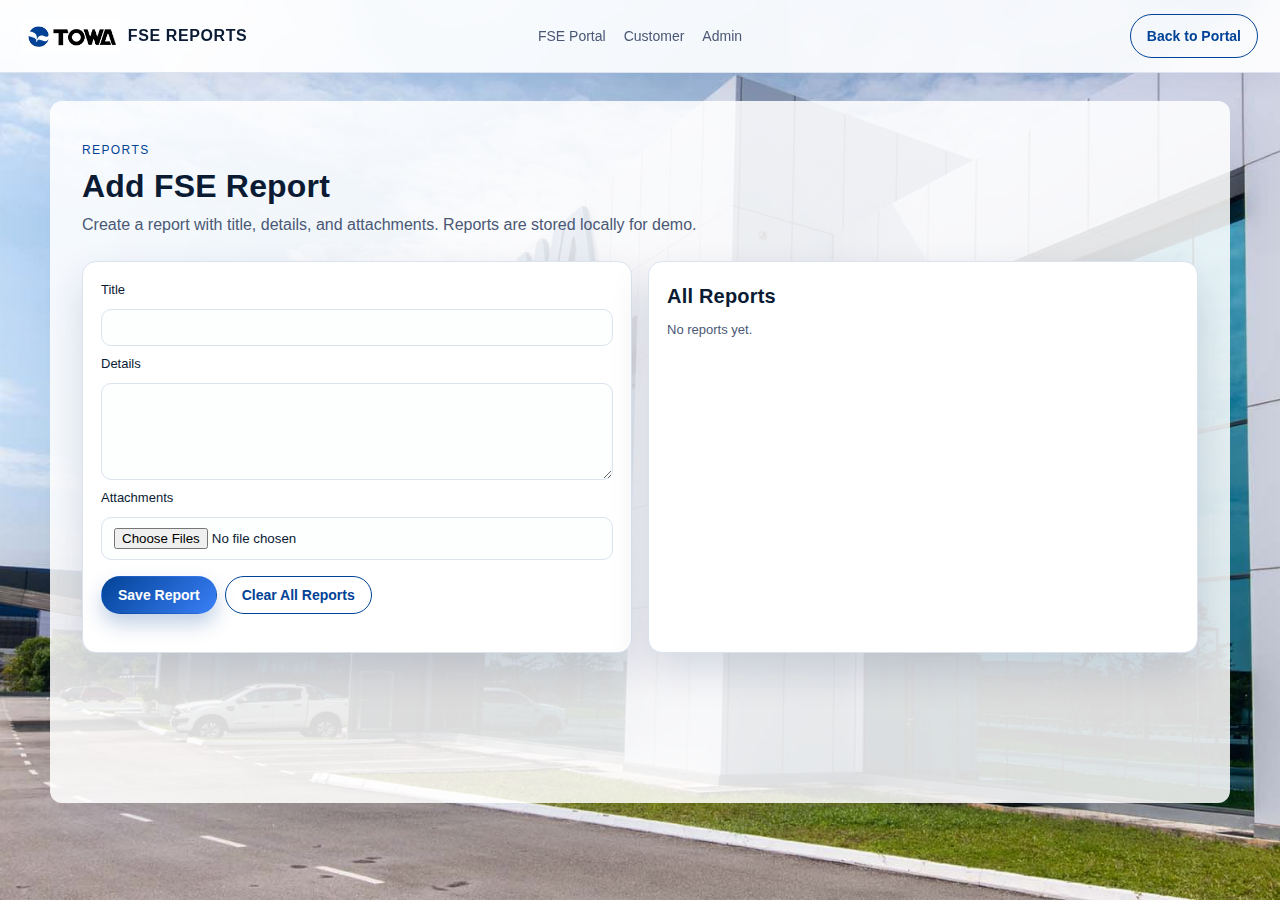
<file: fse-reports.html>
<!DOCTYPE html>
<html lang="en">

<head>
    <meta charset="UTF-8">
    <meta name="viewport" content="width=device-width, initial-scale=1.0">
    <title>FSE Reports | Towa PH</title>
    <link rel="stylesheet" href="style.css">
</head>

<body>
    <header class="topbar">
        <div class="brand">
            <img src="assets/towa_logo.png" alt="TOWA Philippines" class="logo">
            <span>FSE Reports</span>
        </div>
        <nav class="nav">
            <a href="fse.html">FSE Portal</a>
            <a href="customer.html">Customer</a>
            <a href="admin.html">Admin</a>
        </nav>
        <div class="cta-row">
            <a class="btn ghost" href="fse.html">Back to Portal</a>
        </div>
    </header>

    <main>
        <section class="section">
            <div class="section-header">
                <p class="eyebrow">Reports</p>
                <h2>Add FSE Report</h2>
                <p class="lede">Create a report with title, details, and attachments. Reports are stored locally for demo.</p>
            </div>

            <div class="grid two">
                <div class="card">
                    <form id="report-form" class="quick-form">
                        <label for="rtitle">Title</label>
                        <input id="rtitle" required>

                        <label for="rdetails">Details</label>
                        <textarea id="rdetails" rows="5"></textarea>

                        <label for="rfiles">Attachments</label>
                        <input id="rfiles" type="file" accept="image/*,.pdf,.doc,.docx" multiple>

                        <div style="display:flex;gap:8px;margin-top:8px">
                            <button class="btn" type="submit">Save Report</button>
                            <button id="reset-reports" class="btn ghost" type="button">Clear All Reports</button>
                        </div>
                    </form>
                    <div id="rthumbs" class="thumbs" style="margin-top:12px"></div>
                </div>

                <div class="card">
                    <h3>All Reports</h3>
                    <div id="reports-list" class="job-list"></div>
                </div>
            </div>
        </section>
    </main>

    <script>
        function readFilesAsData(files) {
            return Promise.all(Array.from(files || []).map(file => new Promise((res) => {
                const reader = new FileReader();
                reader.onload = () => res({
                    name: file.name,
                    type: file.type,
                    data: reader.result
                });
                reader.readAsDataURL(file);
            })));
        }

        function loadReports() {
            try {
                return JSON.parse(localStorage.getItem('fse_reports') || '[]')
            } catch (e) {
                return []
            }
        }

        function saveReports(r) {
            localStorage.setItem('fse_reports', JSON.stringify(r))
        }

        function renderReports() {
            const list = document.getElementById('reports-list');
            list.innerHTML = '';
            const reports = loadReports();
            if (reports.length === 0) {
                list.innerHTML = '<div class="small">No reports yet.</div>';
                return
            }
            reports.slice().reverse().forEach((rep, idx) => {
                const el = document.createElement('div');
                el.className = 'job-card';
                const left = document.createElement('div');
                left.className = 'meta';
                left.innerHTML = `<strong>${rep.title}</strong><div class="small">${new Date(rep.created).toLocaleString()}</div><div class="small">${rep.details||''}</div>`;
                const right = document.createElement('div');
                right.className = 'actions';
                const view = document.createElement('button');
                view.className = 'btn';
                view.textContent = 'View';
                view.addEventListener('click', () => {
                    const win = window.open('', '_blank');
                    win.document.write(`<h2>${rep.title}</h2><pre>${(rep.details||'')}</pre>`);
                    if (rep.attachments && rep.attachments.length) {
                        rep.attachments.forEach(a => {
                            const ael = win.document.createElement('a');
                            ael.href = a.data;
                            ael.download = a.name;
                            ael.textContent = '\nDownload: ' + a.name;
                            win.document.body.appendChild(ael);
                        });
                    }
                });
                right.appendChild(view);
                el.appendChild(left);
                el.appendChild(right);
                list.appendChild(el);
            })
        }

        document.getElementById('report-form').addEventListener('submit', async(e) => {
            e.preventDefault();
            const title = document.getElementById('rtitle').value.trim();
            const details = document.getElementById('rdetails').value.trim();
            const files = document.getElementById('rfiles').files;
            const attachments = await readFilesAsData(files);
            const rep = {
                title,
                details,
                attachments,
                created: Date.now()
            };
            const reports = loadReports();
            reports.push(rep);
            saveReports(reports);
            renderReports();
            e.target.reset();
            document.getElementById('rthumbs').innerHTML = '';
        });

        document.getElementById('rfiles').addEventListener('change', (e) => {
            const out = document.getElementById('rthumbs');
            out.innerHTML = '';
            Array.from(e.target.files || []).slice(0, 8).forEach(file => {
                if (file.type.startsWith('image/')) {
                    const r = new FileReader();
                    r.onload = () => {
                        const img = document.createElement('img');
                        img.src = r.result;
                        out.appendChild(img);
                    };
                    r.readAsDataURL(file);
                } else {
                    const badge = document.createElement('div');
                    badge.className = 'chip';
                    badge.textContent = file.name;
                    out.appendChild(badge);
                }
            });
        });

        document.getElementById('reset-reports').addEventListener('click', () => {
            if (confirm('Clear all stored reports?')) {
                localStorage.removeItem('fse_reports');
                renderReports();
            }
        });

        // init
        renderReports();
    </script>
</body>

</html>
</file>
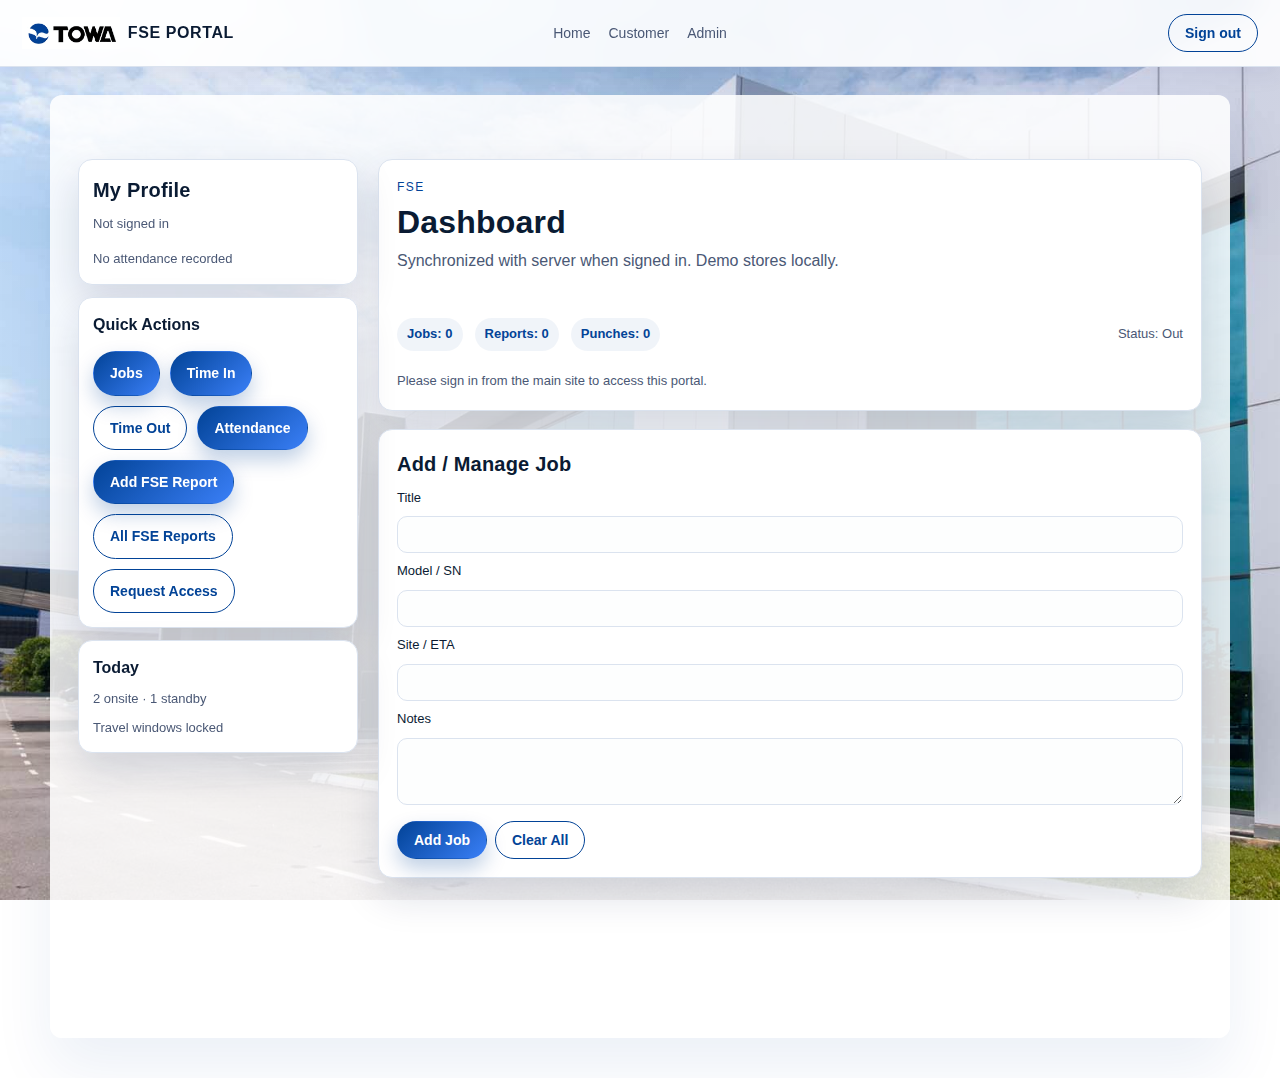
<file: fse.html>
<!DOCTYPE html>
<html lang="en">

<head>
    <meta charset="UTF-8">
    <meta name="viewport" content="width=device-width, initial-scale=1.0">
    <title>FSE Portal | Towa PH</title>
    <link rel="stylesheet" href="style.css">
</head>

<body>
    <header class="topbar">
        <div class="brand">
            <img src="assets/towa_logo.png" alt="TOWA Philippines" class="logo">
            <span>FSE Portal</span>
        </div>
        <nav class="nav">
            <a href="index.html">Home</a>
            <a href="customer.html">Customer</a>
            <a href="admin.html">Admin</a>
        </nav>
        <div class="cta-row">
            <button id="signout" class="btn ghost">Sign out</button>
        </div>
    </header>

    <main>
        <div class="dashboard">
            <aside class="sidebar">
                <div class="card">
                    <h3>My Profile</h3>
                    <div id="user-info" class="small">Not signed in</div>
                    <div id="attendance-status" class="small" style="margin-top:6px">No attendance recorded</div>
                </div>
                <div class="card">
                    <h4>Quick Actions</h4>
                    <div class="card-ctas">
                        <a class="btn" href="fse-jobs.html">Jobs</a>
                        <button id="time-in" class="btn">Time In</button>
                        <button id="time-out" class="btn ghost">Time Out</button>
                        <a class="btn" href="fse-attendance.html">Attendance</a>
                        <a class="btn" href="fse-reports.html">Add FSE Report</a>
                        <a class="btn ghost" href="fse-reports.html">All FSE Reports</a>
                        <a class="btn ghost" href="index.html#contact">Request Access</a>
                    </div>
                </div>
                <div class="card">
                    <h4>Today</h4>
                    <p class="small">2 onsite · 1 standby</p>
                    <p class="small">Travel windows locked</p>
                </div>
            </aside>

            <section class="main">
                <div class="card">
                    <div class="section-header">
                        <p class="eyebrow">FSE</p>
                        <h2>Dashboard</h2>
                        <p class="lede">Synchronized with server when signed in. Demo stores locally.</p>
                    </div>
                    <div id="summary-row" style="display:flex;gap:12px;align-items:center;margin:12px 0">
                        <div class="chip" id="summary-jobs">Jobs: 0</div>
                        <div class="chip" id="summary-reports">Reports: 0</div>
                        <div class="chip" id="summary-punches">Punches: 0</div>
                        <div style="margin-left:auto" id="current-status" class="small">Status: Out</div>
                    </div>
                    <div id="job-list" class="job-list" aria-live="polite"></div>
                </div>

                <div class="card">
                    <h3>Add / Manage Job</h3>
                    <form id="job-form" class="quick-form">
                        <label for="jtitle">Title</label>
                        <input id="jtitle" name="title" required>
                        <label for="jmodel">Model / SN</label>
                        <input id="jmodel" name="model">
                        <label for="jlocation">Site / ETA</label>
                        <input id="jlocation" name="location">
                        <label for="jnotes">Notes</label>
                        <textarea id="jnotes" name="notes" rows="3"></textarea>
                        <div style="display:flex;gap:8px;margin-top:8px">
                            <button class="btn" type="submit">Add Job</button>
                            <button id="clear-jobs" type="button" class="btn ghost">Clear All</button>
                        </div>
                    </form>
                </div>

                <!-- After-Action / Photos moved to dedicated FSE Reports page -->
            </section>
        </div>
    </main>

    <script src="https://accounts.google.com/gsi/client" async defer></script>
    <script>
        const CHECK_ACCESS = '/.netlify/functions/check-access';

        function decodeJwt(token) {
            try {
                const p = token.split('.')[1];
                return JSON.parse(atob(p.replace(/-/g, '+').replace(/_/g, '/')))
            } catch (e) {
                return {}
            }
        }

        async function checkAccess(email) {
            try {
                const res = await fetch(CHECK_ACCESS + '?email=' + encodeURIComponent(email));
                if (!res.ok) return null;
                return await res.json();
            } catch (e) {
                return null
            }
        }

        function renderUser(claims) {
            const el = document.getElementById('user-info');
            if (!el) return;
            if (!claims) return el.textContent = 'Not signed in';
            el.textContent = `${claims.name || claims.email || claims.sub}`;
        }

        // Storage helpers
        function loadJobs() {
            try {
                return JSON.parse(localStorage.getItem('fse_jobs') || '[]')
            } catch (e) {
                return []
            }
        }

        function saveJobs(j) {
            localStorage.setItem('fse_jobs', JSON.stringify(j))
        }

        function loadReports() {
            try {
                return JSON.parse(localStorage.getItem('fse_reports') || '[]')
            } catch (e) {
                return []
            }
        }

        function saveReports(r) {
            localStorage.setItem('fse_reports', JSON.stringify(r))
        }

        function loadAttendance() {
            try {
                return JSON.parse(localStorage.getItem('fse_attendance') || '[]')
            } catch (e) {
                return []
            }
        }

        function saveAttendance(a) {
            localStorage.setItem('fse_attendance', JSON.stringify(a))
        }

        // Summary and attendance
        function renderAttendanceStatus() {
            const el = document.getElementById('attendance-status');
            if (!el) return;
            const arr = loadAttendance();
            if (!arr.length) {
                el.textContent = 'No attendance recorded';
                return
            }
            const last = arr[arr.length - 1];
            const t = new Date(last.time).toLocaleString();
            el.textContent = `Last: ${last.type === 'in' ? 'Time In' : 'Time Out'} — ${t}`;
        }

        function updateSummary() {
            const jobs = loadJobs();
            const reports = loadReports();
            const punches = loadAttendance();
            const sj = document.getElementById('summary-jobs');
            if (sj) sj.textContent = `Jobs: ${jobs.length}`;
            const sr = document.getElementById('summary-reports');
            if (sr) sr.textContent = `Reports: ${reports.length}`;
            const sp = document.getElementById('summary-punches');
            if (sp) sp.textContent = `Punches: ${punches.length}`;
            const cs = document.getElementById('current-status');
            if (cs) cs.textContent = `Status: ${punches.length ? (punches[punches.length-1].type==='in'?'In':'Out') : 'Out'}`;
            renderAttendanceStatus();
            // enable/disable buttons
            const timeInBtn = document.getElementById('time-in');
            const timeOutBtn = document.getElementById('time-out');
            if (!timeInBtn || !timeOutBtn) return;
            const last = punches.length ? punches[punches.length - 1].type : 'out';
            if (last === 'in') {
                timeInBtn.disabled = true;
                timeOutBtn.disabled = false;
            } else {
                timeInBtn.disabled = false;
                timeOutBtn.disabled = true;
            }
        }

        function renderJobs() {
            const list = document.getElementById('job-list');
            if (!list) return;
            const jobs = loadJobs();
            list.innerHTML = '';
            if (!jobs.length) {
                list.innerHTML = '<div class="small">No jobs in queue. Add one with the form.</div>';
                return
            }
            jobs.forEach((job, idx) => {
                const card = document.createElement('div');
                card.className = 'job-card';
                const meta = document.createElement('div');
                meta.className = 'meta';
                const status = job.status ? ` · ${job.status}` : '';
                meta.innerHTML = `<strong>${job.title}</strong><div class="small">${job.model||''} · ${job.location||''}${status}</div>`;
                const actions = document.createElement('div');
                actions.className = 'actions';
                const doneBtn = document.createElement('button');
                doneBtn.className = 'btn ghost';
                doneBtn.textContent = job.done ? 'Done' : 'Mark';
                doneBtn.disabled = !!job.finished;
                doneBtn.addEventListener('click', () => {
                    const j = loadJobs();
                    j[idx].done = !j[idx].done;
                    saveJobs(j);
                    renderJobs();
                    updateSummary();
                });
                const open = document.createElement('button');
                open.className = 'btn';
                open.textContent = 'Open';
                open.addEventListener('click', () => {
                    alert('Job details:\n' + (job.notes || 'No notes'))
                });
                actions.appendChild(doneBtn);
                actions.appendChild(open);
                card.appendChild(meta);
                card.appendChild(actions);
                list.appendChild(card);
            });
        }

        function punch(type) {
            const timeInBtn = document.getElementById('time-in');
            const timeOutBtn = document.getElementById('time-out');
            if (type === 'in' && timeInBtn) timeInBtn.disabled = true;
            if (type === 'out' && timeOutBtn) timeOutBtn.disabled = true;
            const arr = loadAttendance();
            const existingToken = localStorage.getItem('google_id_token');
            let user = null;
            if (existingToken) {
                try {
                    user = decodeJwt(existingToken).email || decodeJwt(existingToken).sub
                } catch (e) {}
            }
            arr.push({
                type,
                time: Date.now(),
                user
            });
            saveAttendance(arr);
            updateSummary();
        }

        // DOM event wiring
        window.addEventListener('load', async() => {
            const existing = localStorage.getItem('google_id_token');
            if (!existing) {
                renderUser(null);
                const jl = document.getElementById('job-list');
                if (jl) jl.innerHTML = '<div class="small">Please sign in from the main site to access this portal.</div>';
                return
            }
            const claims = decodeJwt(existing);
            renderUser(claims);
            const access = await checkAccess(claims.email || claims.sub || '');
            if (!access || !access.approved || (access.role && access.role.toLowerCase() !== 'fse')) {
                const jl = document.getElementById('job-list');
                if (jl) jl.innerHTML = '<div class="small">Access not approved for this portal. Request access from the main site.</div>';
                return
            }
            renderJobs();
            updateSummary();
        });

        const jobForm = document.getElementById('job-form');
        if (jobForm) jobForm.addEventListener('submit', (e) => {
            e.preventDefault();
            const title = document.getElementById('jtitle').value.trim();
            if (!title) return;
            const job = {
                title,
                model: document.getElementById('jmodel').value,
                location: document.getElementById('jlocation').value,
                notes: document.getElementById('jnotes').value,
                done: false,
                created: Date.now()
            };
            const jobs = loadJobs();
            jobs.unshift(job);
            saveJobs(jobs);
            renderJobs();
            updateSummary();
            e.target.reset();
        });

        const clearJobsBtn = document.getElementById('clear-jobs');
        if (clearJobsBtn) clearJobsBtn.addEventListener('click', () => {
            if (confirm('Clear all demo jobs?')) {
                localStorage.removeItem('fse_jobs');
                renderJobs();
                updateSummary();
            }
        });

        const newJobBtn = document.getElementById('new-job-btn');
        if (newJobBtn) newJobBtn.addEventListener('click', () => {
            const jtitle = document.getElementById('jtitle');
            if (jtitle) jtitle.focus();
        });

        const signoutBtn = document.getElementById('signout');
        if (signoutBtn) signoutBtn.addEventListener('click', () => {
            localStorage.removeItem('google_id_token');
            renderUser(null);
            const jl = document.getElementById('job-list');
            if (jl) jl.innerHTML = '<div class="small">Signed out. Please sign in from the main site.</div>';
        });

        const timeInBtn = document.getElementById('time-in');
        if (timeInBtn) timeInBtn.addEventListener('click', () => {
            punch('in');
        });
        const timeOutBtn = document.getElementById('time-out');
        if (timeOutBtn) timeOutBtn.addEventListener('click', () => {
            punch('out');
        });
    </script>
</body>

</html>
</file>
<file: style.css>
:root {
    --bg: #f7f9fc;
    --bg-muted: #eef3fb;
    --card: #ffffff;
    --card-strong: #f3f6fb;
    --text: #0a1b33;
    --text-dim: #4a5875;
    --accent: #024397;
    --accent-2: #3a7ff7;
    --border: #dbe3ef;
    --shadow: 0 18px 40px rgba(0, 25, 80, 0.14);
    --radius: 14px;
    --radius-sm: 10px;
    --max-width: 1180px;
    --font-title: "Archivo", "Segoe UI", Arial, sans-serif;
    --font-body: "Inter", "Segoe UI", Arial, sans-serif;
}

* {
    box-sizing: border-box;
    margin: 0;
    padding: 0;
}

.admin-hero {
    background: linear-gradient(135deg, rgba(2, 67, 151, 0.08), rgba(58, 127, 247, 0.08));
    border-radius: var(--radius);
    border: 1px solid var(--border);
    padding: 28px 24px;
    max-width: var(--max-width);
    margin: 0 auto 40px;
    box-shadow: 0 20px 45px rgba(0, 25, 80, 0.07);
}

.admin-hero-grid {
    display: grid;
    grid-template-columns: repeat(auto-fit, minmax(180px, 1fr));
    gap: 16px;
    margin-top: 20px;
}

.stat-card {
    background: rgba(255, 255, 255, 0.95);
    border-radius: 12px;
    border: 1px solid rgba(3, 58, 115, 0.12);
    padding: 16px;
    display: flex;
    flex-direction: column;
    gap: 6px;
    box-shadow: 0 10px 30px rgba(2, 67, 151, 0.1);
}

.stat-card h3 {
    font-size: clamp(28px, 4vw, 36px);
    margin: 0;
    color: var(--accent);
}

.stat-card .small {
    color: var(--text);
}

body {
    margin: 0;
    /* keep decorative gradients on top of the background image */
    background-image: radial-gradient(circle at 20% 10%, rgba(2, 67, 151, 0.07), transparent 32%), radial-gradient(circle at 80% 0%, rgba(58, 127, 247, 0.08), transparent 28%), url("assets/background.jpg");
    background-position: 20% 10%, 80% 0%, center;
    background-repeat: no-repeat, no-repeat, no-repeat;
    background-size: auto, auto, cover;
    background-attachment: scroll, scroll, fixed;
    color: var(--text);
    font-family: var(--font-body);
    line-height: 1.6;
    -webkit-font-smoothing: antialiased;
}

a {
    color: var(--text);
    text-decoration: none;
}

h1,
h2,
h3 {
    font-family: var(--font-title);
    letter-spacing: 0.2px;
    color: var(--text);
}

h1 {
    font-size: clamp(32px, 4vw, 44px);
    line-height: 1.1;
}

h2 {
    font-size: clamp(26px, 3vw, 32px);
}

h3 {
    font-size: 20px;
}

p {
    color: var(--text-dim);
}

.topbar {
    position: sticky;
    top: 0;
    z-index: 10;
    display: grid;
    grid-template-columns: auto 1fr auto;
    align-items: center;
    position: relative;
    padding: 14px 22px;
    background: rgba(255, 255, 255, 0.9);
    backdrop-filter: blur(12px);
    border-bottom: 1px solid var(--border);
    box-shadow: 0 10px 20px rgba(0, 25, 80, 0.06);
}

.brand {
    font-family: var(--font-title);
    font-weight: 700;
    letter-spacing: 0.6px;
    text-transform: uppercase;
    display: inline-flex;
    align-items: center;
    gap: 8px;
    color: var(--text);
}

.logo {
    height: 32px;
    width: auto;
    display: block;
}

.nav {
    display: flex;
    gap: 18px;
    font-size: 14px;
    justify-self: center;
    position: absolute;
    left: 50%;
    transform: translateX(-50%);
}

.nav a {
    color: var(--text-dim);
    padding: 8px 0;
}

.nav a:hover {
    color: var(--text);
}

.cta-row {
    display: flex;
    flex-wrap: wrap;
    gap: 12px;
    align-items: center;
    justify-content: flex-end;
}

#google-login {
    display: flex;
    flex-direction: column;
    align-items: flex-end;
    gap: 4px;
    font-size: 12px;
    color: var(--text-dim);
}

.btn {
    display: inline-flex;
    align-items: center;
    justify-content: center;
    padding: 10px 16px;
    border-radius: 999px;
    border: 1px solid transparent;
    background: linear-gradient(135deg, var(--accent), var(--accent-2));
    color: #ffffff;
    font-weight: 700;
    font-size: 14px;
    cursor: pointer;
    transition: transform 0.15s ease, box-shadow 0.15s ease, background 0.2s;
    box-shadow: 0 10px 20px rgba(2, 67, 151, 0.25);
}

.btn:hover {
    transform: translateY(-1px);
}

.btn.ghost {
    background: transparent;
    color: var(--accent);
    border-color: var(--accent);
    box-shadow: none;
}

.btn.block {
    width: 100%;
}

main {
    /* Centered translucent panel to improve text legibility over the background image */
    max-width: var(--max-width);
    margin: 28px auto 40px;
    padding: 40px 28px 80px;
    background: rgba(255,255,255,0.86);
    border-radius: 12px;
    box-shadow: 0 30px 60px rgba(2, 67, 151, 0.08);
}

.hero {
    display: grid;
    grid-template-columns: repeat(auto-fit, minmax(320px, 1fr));
    gap: 28px;
    align-items: center;
    max-width: var(--max-width);
    margin: 0 auto 60px;
    padding: 24px;
    background: linear-gradient(135deg, rgba(2, 67, 151, 0.05), rgba(58, 127, 247, 0.06));
    border: 1px solid var(--border);
    border-radius: var(--radius);
    box-shadow: 0 20px 40px rgba(0, 25, 80, 0.08);
}

.hero-copy {
    display: flex;
    flex-direction: column;
    gap: 14px;
}

.eyebrow {
    text-transform: uppercase;
    letter-spacing: 1.4px;
    font-size: 12px;
    color: var(--accent);
}

.lede {
    max-width: 720px;
}

.hero-ctas {
    display: flex;
    gap: 12px;
    margin-top: 6px;
    flex-wrap: wrap;
}

.metrics {
    display: flex;
    gap: 20px;
    flex-wrap: wrap;
    margin-top: 14px;
}

.metric {
    font-size: 18px;
    font-weight: 700;
    color: var(--accent);
}

.metric .accent {
    color: var(--accent-2);
}

.label {
    display: block;
    color: var(--text-dim);
    font-size: 13px;
    margin-top: 2px;
}

.hero-card {
    background: var(--card);
    border: 1px solid var(--border);
    border-radius: var(--radius);
    padding: 20px;
    box-shadow: var(--shadow);
}

.card-title {
    font-weight: 700;
    margin-bottom: 12px;
    color: var(--text);
}

.quick-form {
    display: flex;
    flex-direction: column;
    gap: 8px;
}

.quick-form label {
    font-size: 13px;
    color: var(--text);
}

input,
textarea {
    width: 100%;
    border: 1px solid var(--border);
    border-radius: var(--radius-sm);
    padding: 10px 12px;
    background: #fdfefe;
    color: var(--text);
    font-family: var(--font-body);
}

input:focus,
textarea:focus {
    outline: 1px solid var(--accent);
}

.pill-row {
    display: flex;
    gap: 8px;
    flex-wrap: wrap;
}

.pill {
    border: 1px solid var(--border);
    background: transparent;
    color: var(--text);
    border-radius: 999px;
    padding: 8px 12px;
    cursor: pointer;
    font-weight: 600;
}

.pill.active {
    border-color: var(--accent);
    color: var(--accent);
}

.fine {
    font-size: 12px;
    color: var(--text-dim);
}

.section {
    max-width: var(--max-width);
    margin: 0 auto 70px;
    padding: 0 4px;
}

.section-header {
    margin-bottom: 24px;
}

.section.muted {
    background: var(--bg-muted);
    border: 1px solid var(--border);
    border-radius: var(--radius);
    padding: 30px 24px;
    box-shadow: var(--shadow);
}

.grid {
    display: grid;
    gap: 16px;
}

.grid.two {
    grid-template-columns: repeat(auto-fit, minmax(320px, 1fr));
}

.grid.three {
    grid-template-columns: repeat(auto-fit, minmax(240px, 1fr));
}

.card {
    background: var(--card);
    border: 1px solid var(--border);
    border-radius: var(--radius);
    padding: 18px;
    box-shadow: var(--shadow);
    display: flex;
    flex-direction: column;
    gap: 8px;
}

.card.compact {
    gap: 6px;
}

.tag {
    display: inline-flex;
    align-self: flex-start;
    padding: 6px 10px;
    border-radius: 999px;
    border: 1px solid var(--border);
    color: var(--accent);
    font-weight: 700;
    font-size: 12px;
}

.bullets {
    list-style: none;
    color: var(--text-dim);
    font-size: 14px;
    line-height: 1.5;
}

.bullets li {
    position: relative;
    padding-left: 14px;
}

.bullets li::before {
    content: "•";
    position: absolute;
    left: 0;
    color: var(--accent);
}

.card-ctas {
    display: flex;
    gap: 10px;
    flex-wrap: wrap;
    margin-top: 6px;
}

.kanban {
    max-width: var(--max-width);
    margin: 18px auto 40px;
    display: grid;
    grid-template-columns: repeat(auto-fit, minmax(220px, 1fr));
    gap: 18px;
    align-items: start;
    padding: 0 4px;
}

.kanban-column {
    display: flex;
    flex-direction: column;
    gap: 12px;
}

.kanban-header {
    background: linear-gradient(180deg, rgba(2, 67, 151, 0.08), rgba(255, 255, 255, 0.8));
    border: 1px solid rgba(3, 58, 115, 0.24);
    border-radius: 14px;
    padding: 14px 12px;
    text-align: center;
    font-weight: 700;
    letter-spacing: 0.2px;
    color: var(--text);
    box-shadow: 0 15px 30px rgba(2, 67, 151, 0.08);
}

.kanban-header .small {
    margin-top: 6px;
    color: var(--text-dim);
}

.kanban-list {
    display: flex;
    flex-direction: column;
    gap: 12px;
    min-height: 80px;
    padding-bottom: 10px;
}

.kanban-task {
    border-radius: 14px;
    border: 1px solid rgba(3, 58, 115, 0.16);
    padding: 14px;
    background: var(--card);
    box-shadow: var(--shadow);
    transition: transform 0.2s ease, box-shadow 0.2s ease;
}

.kanban-task:hover {
    transform: translateY(-3px);
    box-shadow: 0 25px 45px rgba(0, 25, 80, 0.12);
}

.kanban-task .card-ctas {
    justify-content: flex-end;
}

.kanban-task select {
    border-radius: 8px;
    border: 1px solid rgba(3, 58, 115, 0.18);
    padding: 6px 8px;
}

.bar {
    margin-top: 18px;
    border: 1px solid var(--border);
    border-radius: var(--radius);
    padding: 14px 18px;
    background: #f5f8fd;
    display: flex;
    justify-content: space-between;
    align-items: center;
    gap: 12px;
}

.contact-list {
    list-style: none;
    color: var(--text-dim);
}

.contact-list li {
    margin-bottom: 6px;
}

.contact-list span {
    color: var(--text);
    font-weight: 600;
    margin-right: 6px;
}

.footer {
    border-top: 1px solid var(--border);
    padding: 22px 24px 32px;
    text-align: center;
    color: var(--text-dim);
    background: #ffffff;
}

.footer-brand {
    font-weight: 700;
    letter-spacing: 0.5px;
    margin-bottom: 8px;
}

.footer-links {
    display: flex;
    gap: 14px;
    justify-content: center;
    margin-bottom: 8px;
}

.footer-links a {
    color: var(--text-dim);
}

.footer-links a:hover {
    color: var(--text);
}

.hidden {
    display: none;
}

@media (max-width: 900px) {
    .topbar {
        /* Two columns: logo + CTAs on first row, nav on second full-width row */
        grid-template-columns: auto auto;
        grid-template-rows: auto auto;
        gap: 8px;
    }
    .brand {
        grid-column: 1;
        grid-row: 1;
    }
    .cta-row {
        grid-column: 2;
        grid-row: 1;
        justify-self: end;
        width: auto;
    }
    .nav {
        grid-column: 1 / -1;
        grid-row: 2;
        width: 100%;
        justify-content: center;
        flex-wrap: wrap;
        position: static;
        left: auto;
        transform: none;
        margin-top: 6px;
    }
    /* On small screens make the main panel full width and reduce padding */
    main {
        max-width: 100%;
        margin: 0;
        padding: 20px 14px 40px;
        border-radius: 0;
        /* make panel more translucent on small screens so background is visible */
        background: rgba(255,255,255,0.62);
        -webkit-backdrop-filter: blur(6px);
        backdrop-filter: blur(6px);
        box-shadow: none;
    }
    .bar {
        flex-direction: column;
        align-items: flex-start;
    }
}


/* FSE dashboard styles */

.dashboard {
    max-width: var(--max-width);
    margin: 24px auto 80px;
    display: grid;
    grid-template-columns: 280px 1fr;
    gap: 20px;
}

.dashboard .sidebar {
    position: sticky;
    top: 86px;
    display: flex;
    flex-direction: column;
    gap: 12px;
}

.dashboard .sidebar .card {
    padding: 14px;
}

.dashboard .main {
    display: flex;
    flex-direction: column;
    gap: 18px;
}

.job-list {
    display: grid;
    gap: 12px;
}

.job-card {
    display: flex;
    justify-content: space-between;
    align-items: center;
    padding: 12px 14px;
    border-radius: 10px;
    border: 1px solid var(--border);
    background: linear-gradient(180deg, #fff, var(--card-strong));
}

.job-card .meta {
    display: flex;
    flex-direction: column;
    gap: 4px;
}

.job-card .actions {
    display: flex;
    gap: 8px;
    align-items: center;
}

.small {
    font-size: 13px;
    color: var(--text-dim)
}

.chip {
    padding: 6px 10px;
    border-radius: 999px;
    background: rgba(2, 67, 151, 0.06);
    color: var(--accent);
    font-weight: 700;
    font-size: 13px;
}

.checklist {
    display: flex;
    flex-direction: column;
    gap: 8px
}

.thumbs {
    display: flex;
    gap: 8px;
    flex-wrap: wrap
}

.thumbs img {
    width: 80px;
    border-radius: 6px;
    border: 1px solid var(--border)
}

@media (max-width: 900px) {
    .dashboard {
        grid-template-columns: 1fr;
        padding: 0 12px
    }
    .dashboard .sidebar {
        position: static
    }
}


/* Attendance / calendar */

.calendar-card {
    padding: 12px
}

.calendar {
    width: 100%;
    border-collapse: collapse;
    margin-top: 8px
}

.calendar th,
.calendar td {
    border: 1px solid var(--border);
    padding: 8px;
    vertical-align: top;
    height: 90px
}

.calendar th {
    background: var(--card-strong);
    color: var(--accent);
    font-weight: 700
}

.day-number {
    font-weight: 700;
    margin-bottom: 6px
}

.calendar .event {
    display: block;
    font-size: 13px;
    color: var(--text-dim);
    margin: 2px 0
}

.attendance-bubble {
    display: inline-block;
    padding: 6px 8px;
    border-radius: 999px;
    background: rgba(2, 67, 151, 0.08);
    color: var(--accent);
    font-weight: 700;
    font-size: 12px;
    margin-top: 6px
}

@media (max-width:600px) {
    .calendar th,
    .calendar td {
        height: 70px;
        padding: 6px;
        font-size: 12px
    }
    /* Modal for +more details */
    .modal-overlay {
        position: fixed;
        inset: 0;
        background: rgba(8, 20, 40, 0.45);
        display: flex;
        align-items: center;
        justify-content: center;
        z-index: 60;
    }
    .modal {
        background: var(--card);
        border-radius: 10px;
        padding: 18px;
        max-width: 720px;
        width: 92%;
        box-shadow: var(--shadow);
        border: 1px solid var(--border);
    }
    .modal h3 {
        margin-top: 0;
    }
    .modal .event-row {
        display: flex;
        justify-content: space-between;
        gap: 12px;
        padding: 8px 0;
        border-bottom: 1px dashed var(--border);
    }
    .modal .close {
        margin-left: auto;
        background: transparent;
        border: 0;
        color: var(--accent);
        font-weight: 700;
        cursor: pointer;
    }
    .more-bubble {
        cursor: pointer;
    }
    .hidden {
        display: none;
    }
    /* Approvals list */
    #approvals-list .card {
        display: flex;
        justify-content: space-between;
        align-items: flex-start;
        gap: 12px
    }
    #approvals-list .card .card-ctas {
        display: flex;
        gap: 8px
    }
    /* Inventory + KPI layout tweaks */
    #inventory .grid.two {
        display: flex;
        gap: 12px;
        flex-wrap: wrap
    }
    #kpi .grid.two {
        display: flex;
        gap: 12px;
        flex-wrap: wrap
    }
}

@media (max-width: 1100px) {
    .kanban {
        grid-template-columns: repeat(3, 1fr);
    }
}

@media (max-width: 760px) {
    .kanban {
        grid-template-columns: repeat(1, 1fr);
        padding: 0 12px;
    }
    .kanban-header {
        text-align: left;
    }
    #inventory .grid.two,
    #kpi .grid.two {
        flex-direction: column;
    }
}
</file>
<file: styles.css>
/* ===========================
   CSS Variables & Reset
   =========================== */
:root {
    --primary-color: #024397;
    --secondary-color: #3a7ff7;
    --text-color: #0a1b33;
    --background-light: #f8f9fa;
    --background-white: #ffffff;
    --border-color: #e1e8ed;
    --shadow-sm: 0 2px 4px rgba(2, 67, 151, 0.1);
    --shadow-md: 0 4px 12px rgba(2, 67, 151, 0.15);
    --shadow-lg: 0 8px 24px rgba(2, 67, 151, 0.2);
    --transition: all 0.3s ease;
}

* {
    margin: 0;
    padding: 0;
    box-sizing: border-box;
}

html {
    scroll-behavior: smooth;
}

body {
    font-family: -apple-system, BlinkMacSystemFont, 'Segoe UI', Roboto, 'Helvetica Neue', Arial, sans-serif;
    color: var(--text-color);
    line-height: 1.6;
    background-color: var(--background-white);
}

img {
    max-width: 100%;
    height: auto;
}

a {
    text-decoration: none;
    color: inherit;
}

ul {
    list-style: none;
}

/* ===========================
   Container & Layout
   =========================== */
.container {
    max-width: 1200px;
    margin: 0 auto;
    padding: 0 20px;
}

.section {
    padding: 80px 0;
    background-color: var(--background-white);
}

.section-alt {
    background-color: var(--background-light);
}

.section-title {
    font-size: 2.5rem;
    font-weight: 700;
    text-align: center;
    margin-bottom: 16px;
    color: var(--primary-color);
}

.section-subtitle {
    font-size: 1.25rem;
    text-align: center;
    color: var(--text-color);
    opacity: 0.8;
    margin-bottom: 48px;
}

/* ===========================
   Navigation
   =========================== */
.navbar {
    background-color: var(--background-white);
    box-shadow: var(--shadow-sm);
    position: sticky;
    top: 0;
    z-index: 1000;
    padding: 16px 0;
}

.navbar .container {
    display: flex;
    justify-content: space-between;
    align-items: center;
}

.nav-brand {
    display: flex;
    align-items: center;
    gap: 12px;
}

.logo {
    height: 40px;
    width: auto;
}

.brand-name {
    font-size: 1.5rem;
    font-weight: 700;
    color: var(--primary-color);
}

.nav-menu {
    display: flex;
    gap: 32px;
    align-items: center;
}

.nav-link {
    color: var(--text-color);
    font-weight: 500;
    transition: var(--transition);
    padding: 8px 0;
    border-bottom: 2px solid transparent;
}

.nav-link:hover {
    color: var(--secondary-color);
    border-bottom-color: var(--secondary-color);
}

/* ===========================
   Hero Section
   =========================== */
.hero {
    background: linear-gradient(135deg, var(--primary-color) 0%, var(--secondary-color) 100%);
    color: var(--background-white);
    padding: 120px 0 100px;
    text-align: center;
}

.hero-content {
    max-width: 800px;
    margin: 0 auto;
}

.hero-title {
    font-size: 3rem;
    font-weight: 700;
    margin-bottom: 24px;
    line-height: 1.2;
}

.hero-subtitle {
    font-size: 1.5rem;
    margin-bottom: 40px;
    opacity: 0.95;
}

.hero-buttons {
    display: flex;
    gap: 20px;
    justify-content: center;
    flex-wrap: wrap;
}

/* ===========================
   Buttons
   =========================== */
.btn {
    display: inline-block;
    padding: 14px 32px;
    border-radius: 50px;
    font-weight: 600;
    font-size: 1rem;
    transition: var(--transition);
    cursor: pointer;
    border: 2px solid transparent;
    text-align: center;
}

.btn-primary {
    background-color: var(--secondary-color);
    color: var(--background-white);
    border-color: var(--secondary-color);
}

.btn-primary:hover {
    background-color: var(--primary-color);
    border-color: var(--primary-color);
    transform: translateY(-2px);
    box-shadow: var(--shadow-md);
}

.btn-secondary {
    background-color: var(--background-white);
    color: var(--primary-color);
    border-color: var(--background-white);
}

.btn-secondary:hover {
    background-color: transparent;
    color: var(--background-white);
    border-color: var(--background-white);
}

.btn-outline {
    background-color: transparent;
    color: var(--primary-color);
    border-color: var(--primary-color);
}

.btn-outline:hover {
    background-color: var(--primary-color);
    color: var(--background-white);
    transform: translateY(-2px);
    box-shadow: var(--shadow-sm);
}

/* ===========================
   Cards
   =========================== */
.cards-grid {
    display: grid;
    grid-template-columns: repeat(auto-fit, minmax(300px, 1fr));
    gap: 32px;
    margin-top: 48px;
}

.card {
    background-color: var(--background-white);
    border-radius: 16px;
    padding: 32px;
    box-shadow: var(--shadow-sm);
    transition: var(--transition);
    border: 1px solid var(--border-color);
}

.card:hover {
    transform: translateY(-8px);
    box-shadow: var(--shadow-lg);
    border-color: var(--secondary-color);
}

.card-icon {
    font-size: 3rem;
    margin-bottom: 20px;
}

.card-title {
    font-size: 1.5rem;
    font-weight: 700;
    margin-bottom: 16px;
    color: var(--primary-color);
}

.card-description {
    margin-bottom: 20px;
    color: var(--text-color);
    opacity: 0.85;
    line-height: 1.7;
}

.card-list {
    margin-bottom: 24px;
    padding-left: 20px;
}

.card-list li {
    list-style: disc;
    margin-bottom: 8px;
    color: var(--text-color);
    opacity: 0.85;
}

.card .btn {
    margin-top: auto;
}

/* ===========================
   Contact Section
   =========================== */
.contact-content {
    display: grid;
    grid-template-columns: 1fr 1fr;
    gap: 48px;
    margin-top: 48px;
}

.contact-info {
    display: flex;
    flex-direction: column;
    gap: 32px;
}

.info-item h3 {
    color: var(--primary-color);
    font-size: 1.25rem;
    margin-bottom: 8px;
}

.info-item p {
    color: var(--text-color);
    opacity: 0.85;
    line-height: 1.6;
}

.contact-form-wrapper {
    background-color: var(--background-white);
    padding: 32px;
    border-radius: 16px;
    box-shadow: var(--shadow-md);
    border: 1px solid var(--border-color);
}

.contact-form {
    display: flex;
    flex-direction: column;
    gap: 20px;
}

.form-group {
    display: flex;
    flex-direction: column;
    gap: 8px;
}

.form-group label {
    font-weight: 600;
    color: var(--text-color);
    font-size: 0.95rem;
}

.form-group input,
.form-group textarea {
    padding: 12px 16px;
    border: 2px solid var(--border-color);
    border-radius: 8px;
    font-size: 1rem;
    font-family: inherit;
    transition: var(--transition);
    background-color: var(--background-white);
    color: var(--text-color);
}

.form-group input:focus,
.form-group textarea:focus {
    outline: none;
    border-color: var(--secondary-color);
    box-shadow: 0 0 0 3px rgba(58, 127, 247, 0.1);
}

.form-group textarea {
    resize: vertical;
    min-height: 120px;
}

.hidden {
    display: none;
}

/* ===========================
   Footer
   =========================== */
.footer {
    background-color: var(--text-color);
    color: var(--background-white);
    padding: 48px 0 24px;
}

.footer-content {
    display: grid;
    grid-template-columns: repeat(auto-fit, minmax(200px, 1fr));
    gap: 32px;
    margin-bottom: 32px;
}

.footer-section h4 {
    margin-bottom: 16px;
    color: var(--background-white);
    font-size: 1.125rem;
}

.footer-section p {
    opacity: 0.8;
    line-height: 1.6;
}

.footer-links {
    display: flex;
    flex-direction: column;
    gap: 8px;
}

.footer-links a {
    opacity: 0.8;
    transition: var(--transition);
}

.footer-links a:hover {
    opacity: 1;
    color: var(--secondary-color);
}

.footer-bottom {
    text-align: center;
    padding-top: 24px;
    border-top: 1px solid rgba(255, 255, 255, 0.1);
}

.footer-bottom p {
    opacity: 0.7;
    font-size: 0.9rem;
}

/* ===========================
   Responsive Design
   =========================== */
@media (max-width: 968px) {
    .nav-menu {
        display: none;
    }
    
    .hero-title {
        font-size: 2.25rem;
    }
    
    .hero-subtitle {
        font-size: 1.25rem;
    }
    
    .section-title {
        font-size: 2rem;
    }
    
    .cards-grid {
        grid-template-columns: 1fr;
    }
    
    .contact-content {
        grid-template-columns: 1fr;
    }
}

@media (max-width: 640px) {
    .hero {
        padding: 80px 0 60px;
    }
    
    .hero-title {
        font-size: 1.75rem;
    }
    
    .hero-subtitle {
        font-size: 1.125rem;
    }
    
    .hero-buttons {
        flex-direction: column;
        align-items: center;
    }
    
    .hero-buttons .btn {
        width: 100%;
        max-width: 280px;
    }
    
    .section {
        padding: 60px 0;
    }
    
    .section-title {
        font-size: 1.75rem;
    }
    
    .section-subtitle {
        font-size: 1rem;
    }
    
    .contact-form-wrapper {
        padding: 24px;
    }
    
    .footer-content {
        grid-template-columns: 1fr;
        gap: 24px;
    }
}
</file>
